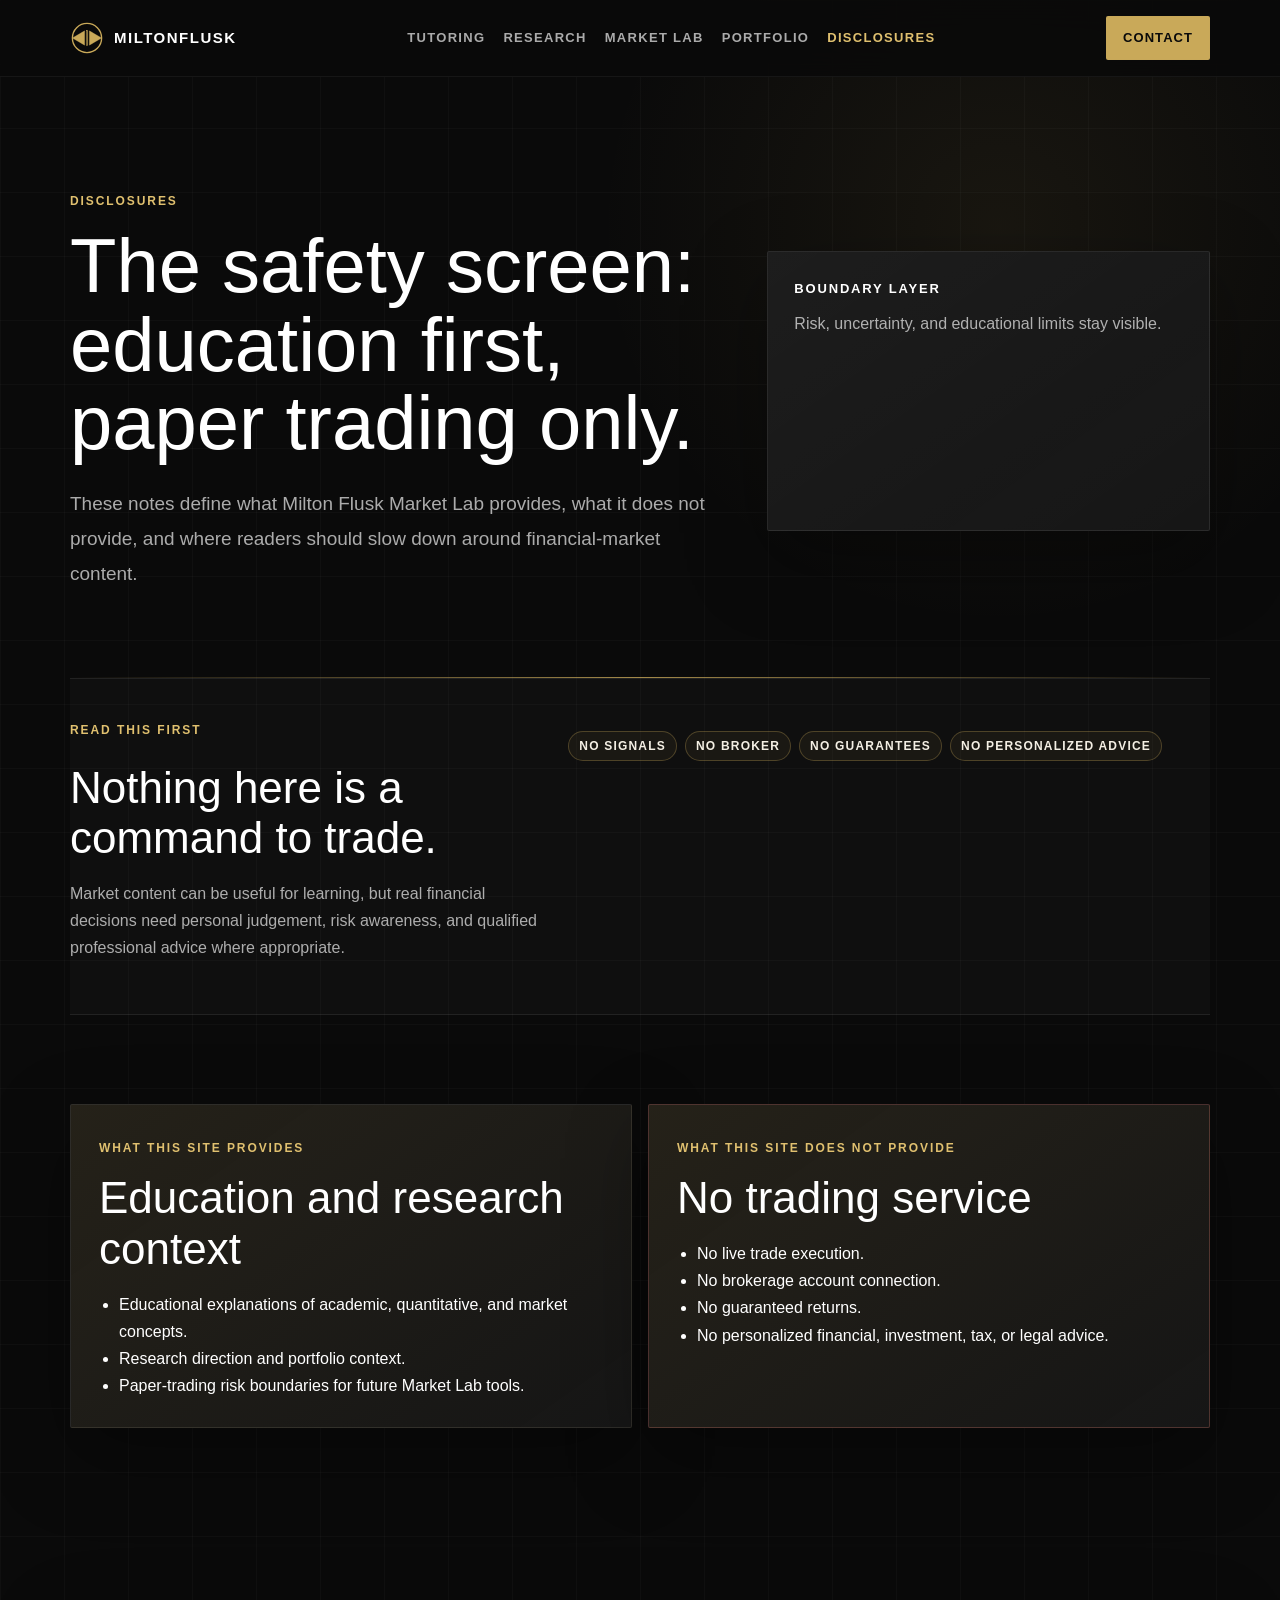
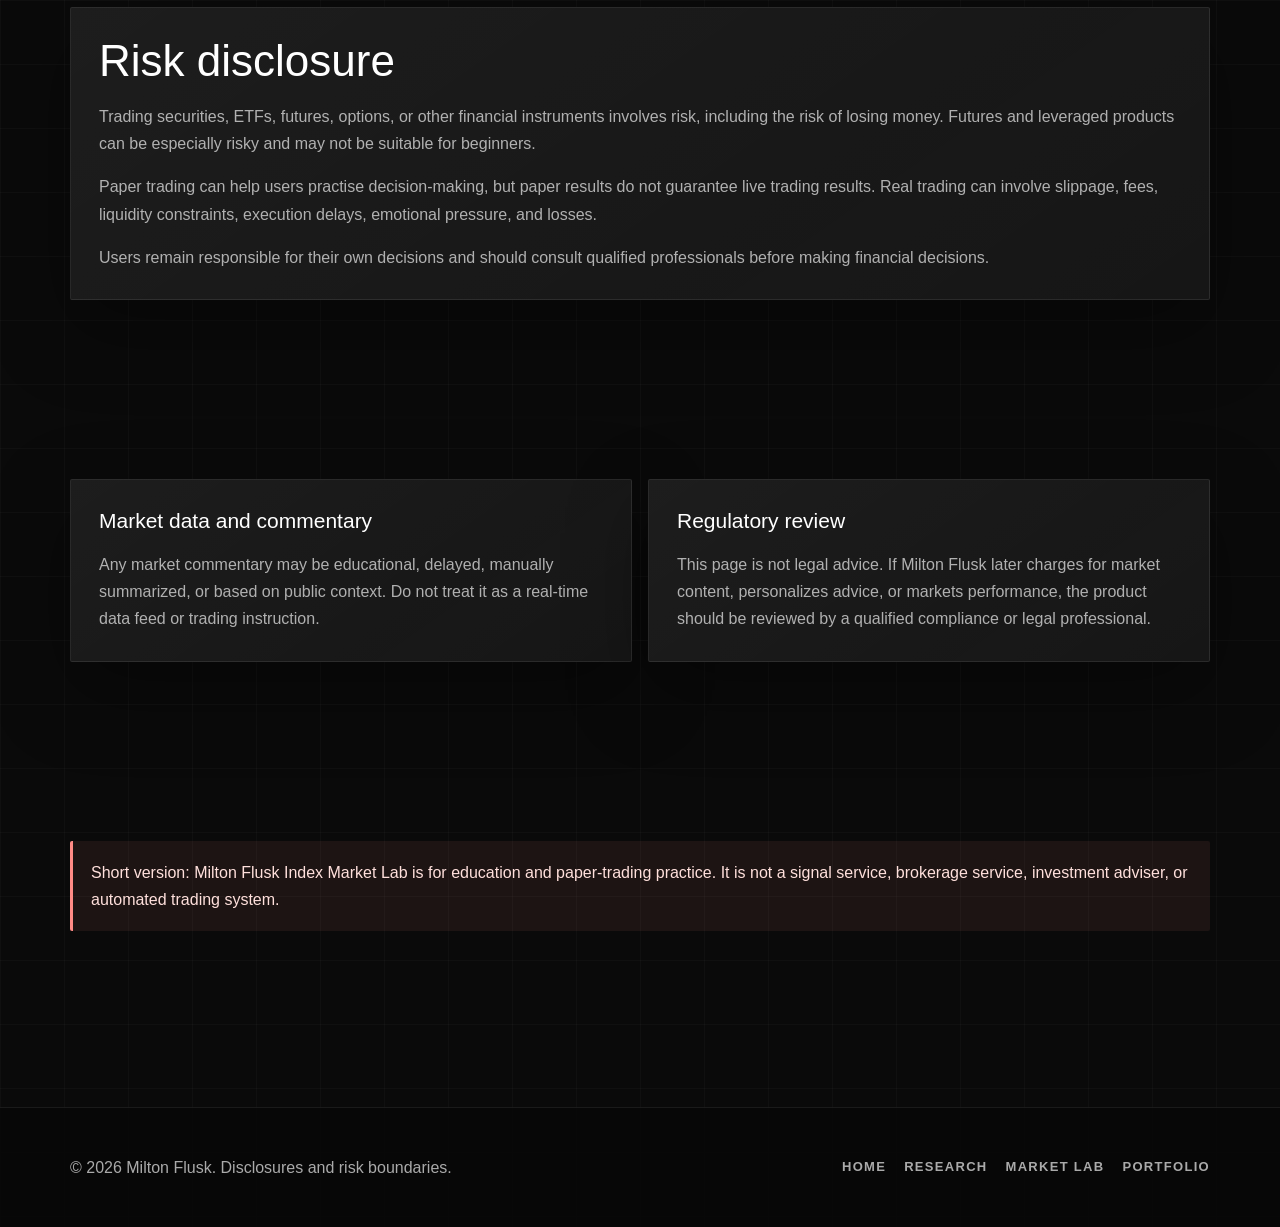
<file: disclosures/index.html>
<!DOCTYPE html>
<html lang="en">

<head>
    <meta charset="UTF-8" />
    <meta name="viewport" content="width=device-width, initial-scale=1.0" />
    <title>Disclosures | Milton Flusk</title>
    <meta name="description"
        content="Education, risk, paper-trading, and investment-advice disclosures for Milton Flusk Index Market Lab." />
    <link rel="stylesheet" href="../css/style.css" />
</head>

<body data-current-path="Market Education">
    <a class="skip-link" href="#main-content">Skip to main content</a>

    <header class="site-header">
        <div class="shell site-nav">
            <a class="brand" href="../index.html" aria-label="Milton Flusk home">
                <svg class="brand-mark" viewBox="0 0 100 100" aria-hidden="true" focusable="false">
                    <circle class="mark-ring" cx="50" cy="50" r="43"></circle>
                    <polygon class="mark-left" points="7,50 43,29 43,71"></polygon>
                    <polygon class="mark-right" points="93,50 57,29 57,71"></polygon>
                    <rect class="mark-line" x="49" y="27" width="2.5" height="46"></rect>
                </svg>
                <span>Milton<span>Flusk</span></span>
            </a>
            <nav class="nav-links" data-nav-links aria-label="Primary navigation">
                <a href="../tutoring/index.html">Tutoring</a>
                <a href="../research/index.html">Research</a>
                <a href="../market-lab/index.html">Market Lab</a>
                <a href="../portfolio/index.html">Portfolio</a>
                <a href="../disclosures/index.html" aria-current="page">Disclosures</a>
            </nav>
            <a class="nav-cta" href="../index.html#contact">Contact</a>
            <button class="mobile-toggle" type="button" data-mobile-toggle aria-expanded="false"
                aria-label="Toggle navigation"><span></span><span></span><span></span></button>
        </div>
    </header>

    <main class="page-main" id="main-content">
        <section class="shell hero compact">
            <div class="hero-copy">
                <p class="eyebrow">Disclosures</p>
                <h1>The safety screen: education first, paper trading only.</h1>
                <p class="lead">
                    These notes define what Milton Flusk Market Lab provides, what it does not provide, and where
                    readers should slow down around financial-market content.
                </p>
            </div>
            <div class="graphic-panel" aria-label="Disclosure risk summary">
                <div class="graphic-overlay">
                    <p class="graphic-title">Boundary layer</p>
                    <p class="graphic-caption">Risk, uncertainty, and educational limits stay visible.</p>
                </div>
            </div>
        </section>

        <section class="shell section next-step-panel" aria-labelledby="disclosures-next-step">
            <div>
                <span class="tag red">Read this first</span>
                <h2 id="disclosures-next-step">Nothing here is a command to trade.</h2>
                <p>
                    Market content can be useful for learning, but real financial decisions need personal judgement,
                    risk awareness, and qualified professional advice where appropriate.
                </p>
            </div>
            <div class="checkpoint-strip" aria-label="Disclosure checkpoints">
                <span class="step-chip">No signals</span>
                <span class="step-chip">No broker</span>
                <span class="step-chip">No guarantees</span>
                <span class="step-chip">No personalized advice</span>
            </div>
        </section>

        <section class="shell section">
            <div class="grid two">
                <article class="panel accent">
                    <span class="tag">What this site provides</span>
                    <h2>Education and research context</h2>
                    <ul>
                        <li>Educational explanations of academic, quantitative, and market concepts.</li>
                        <li>Research direction and portfolio context.</li>
                        <li>Paper-trading risk boundaries for future Market Lab tools.</li>
                    </ul>
                </article>
                <article class="panel red">
                    <span class="tag red">What this site does not provide</span>
                    <h2>No trading service</h2>
                    <ul>
                        <li>No live trade execution.</li>
                        <li>No brokerage account connection.</li>
                        <li>No guaranteed returns.</li>
                        <li>No personalized financial, investment, tax, or legal advice.</li>
                    </ul>
                </article>
            </div>
        </section>

        <section class="shell section">
            <div class="panel">
                <h2>Risk disclosure</h2>
                <p>
                    Trading securities, ETFs, futures, options, or other financial instruments involves risk, including
                    the risk of losing money. Futures and leveraged products can be especially risky and may not be
                    suitable for beginners.
                </p>
                <p>
                    Paper trading can help users practise decision-making, but paper results do not guarantee live
                    trading results. Real trading can involve slippage, fees, liquidity constraints, execution delays,
                    emotional pressure, and losses.
                </p>
                <p>
                    Users remain responsible for their own decisions and should consult qualified professionals before
                    making financial decisions.
                </p>
            </div>
        </section>

        <section class="shell section">
            <div class="grid two">
                <article class="panel">
                    <h3>Market data and commentary</h3>
                    <p>
                        Any market commentary may be educational, delayed, manually summarized, or based on public
                        context. Do not treat it as a real-time data feed or trading instruction.
                    </p>
                </article>
                <article class="panel">
                    <h3>Regulatory review</h3>
                    <p>
                        This page is not legal advice. If Milton Flusk later charges for market content, personalizes
                        advice, or markets performance, the product should be reviewed by a qualified compliance or
                        legal professional.
                    </p>
                </article>
            </div>
        </section>

        <section class="shell section">
            <div class="notice">
                Short version: Milton Flusk Index Market Lab is for education and paper-trading practice. It is not a
                signal service, brokerage service, investment adviser, or automated trading system.
            </div>
        </section>
    </main>

    <footer class="site-footer">
        <div class="shell footer-inner">
            <p>&copy; 2026 Milton Flusk. Disclosures and risk boundaries.</p>
            <nav class="footer-links" aria-label="Footer navigation">
                <a href="../index.html">Home</a>
                <a href="../research/index.html">Research</a>
                <a href="../market-lab/index.html">Market Lab</a>
                <a href="../portfolio/index.html">Portfolio</a>
            </nav>
        </div>
    </footer>

    <script src="../js/script.js"></script>
</body>

</html>
</file>
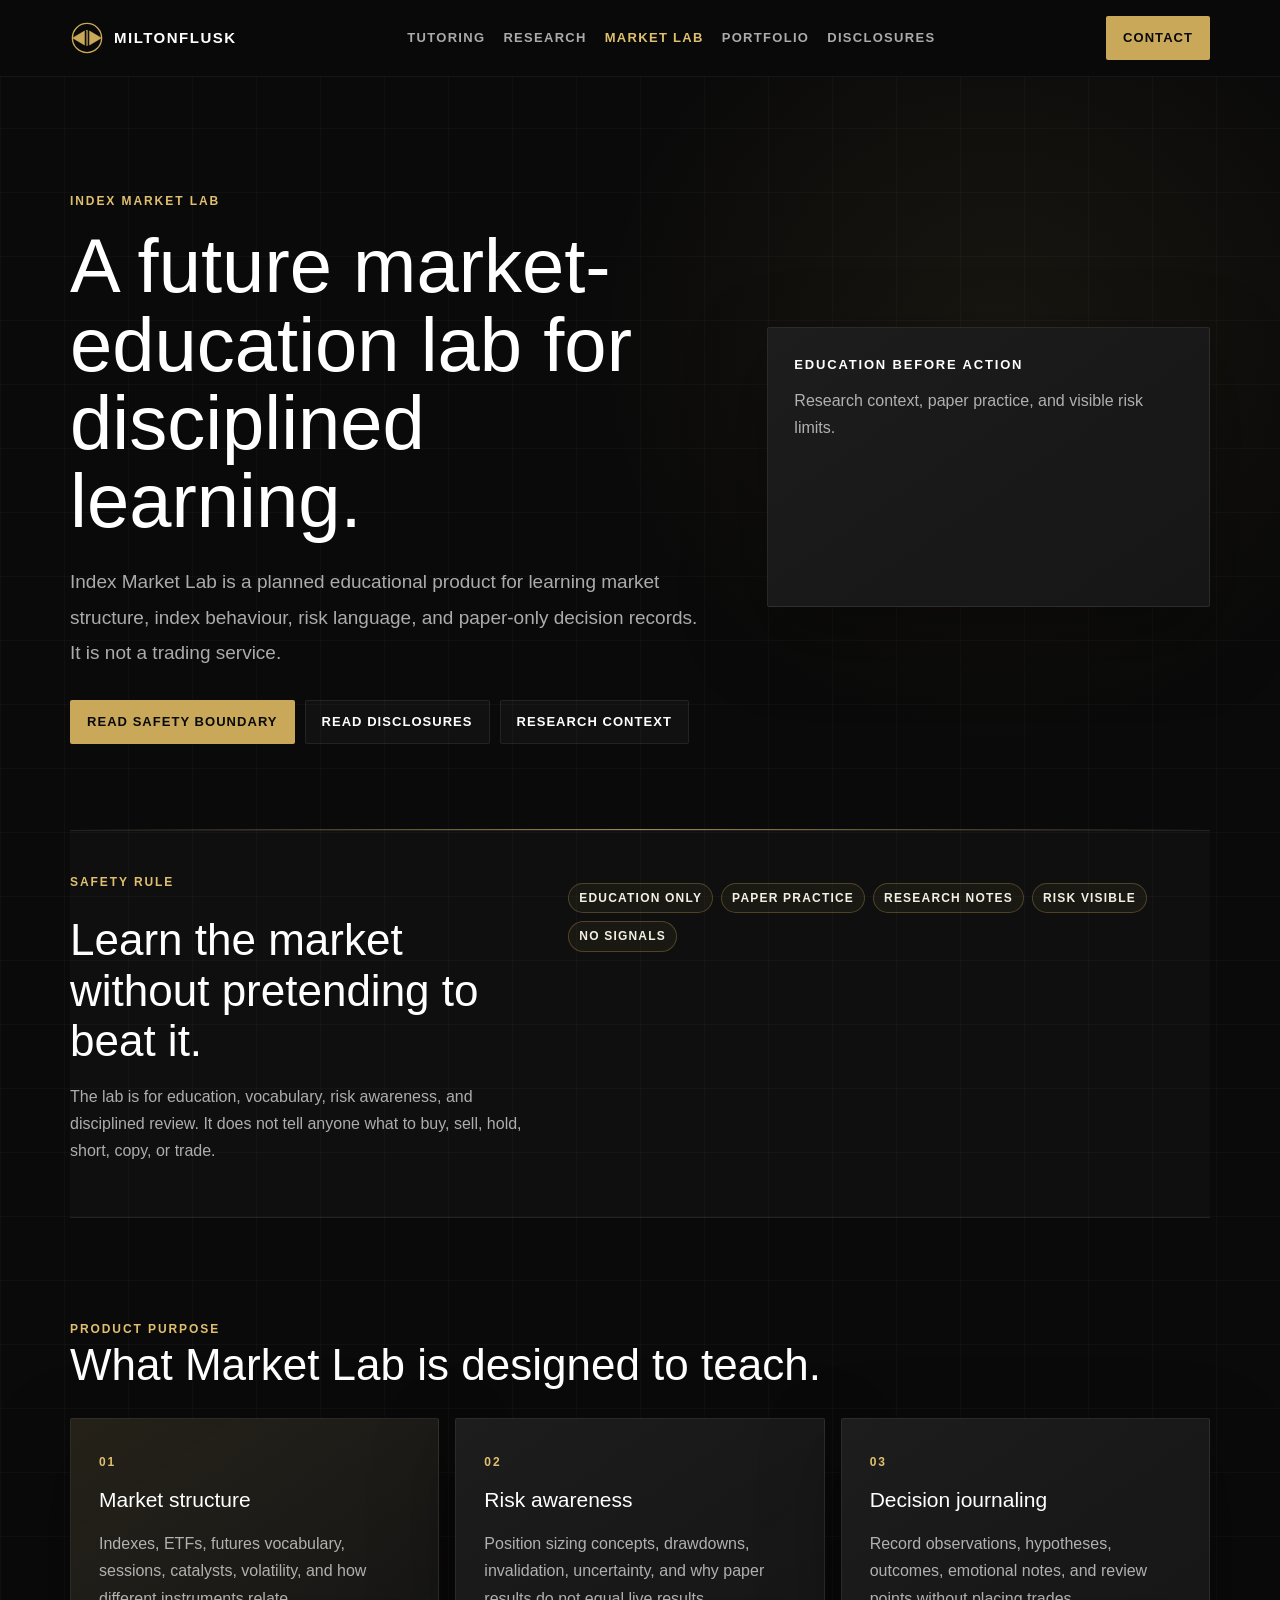
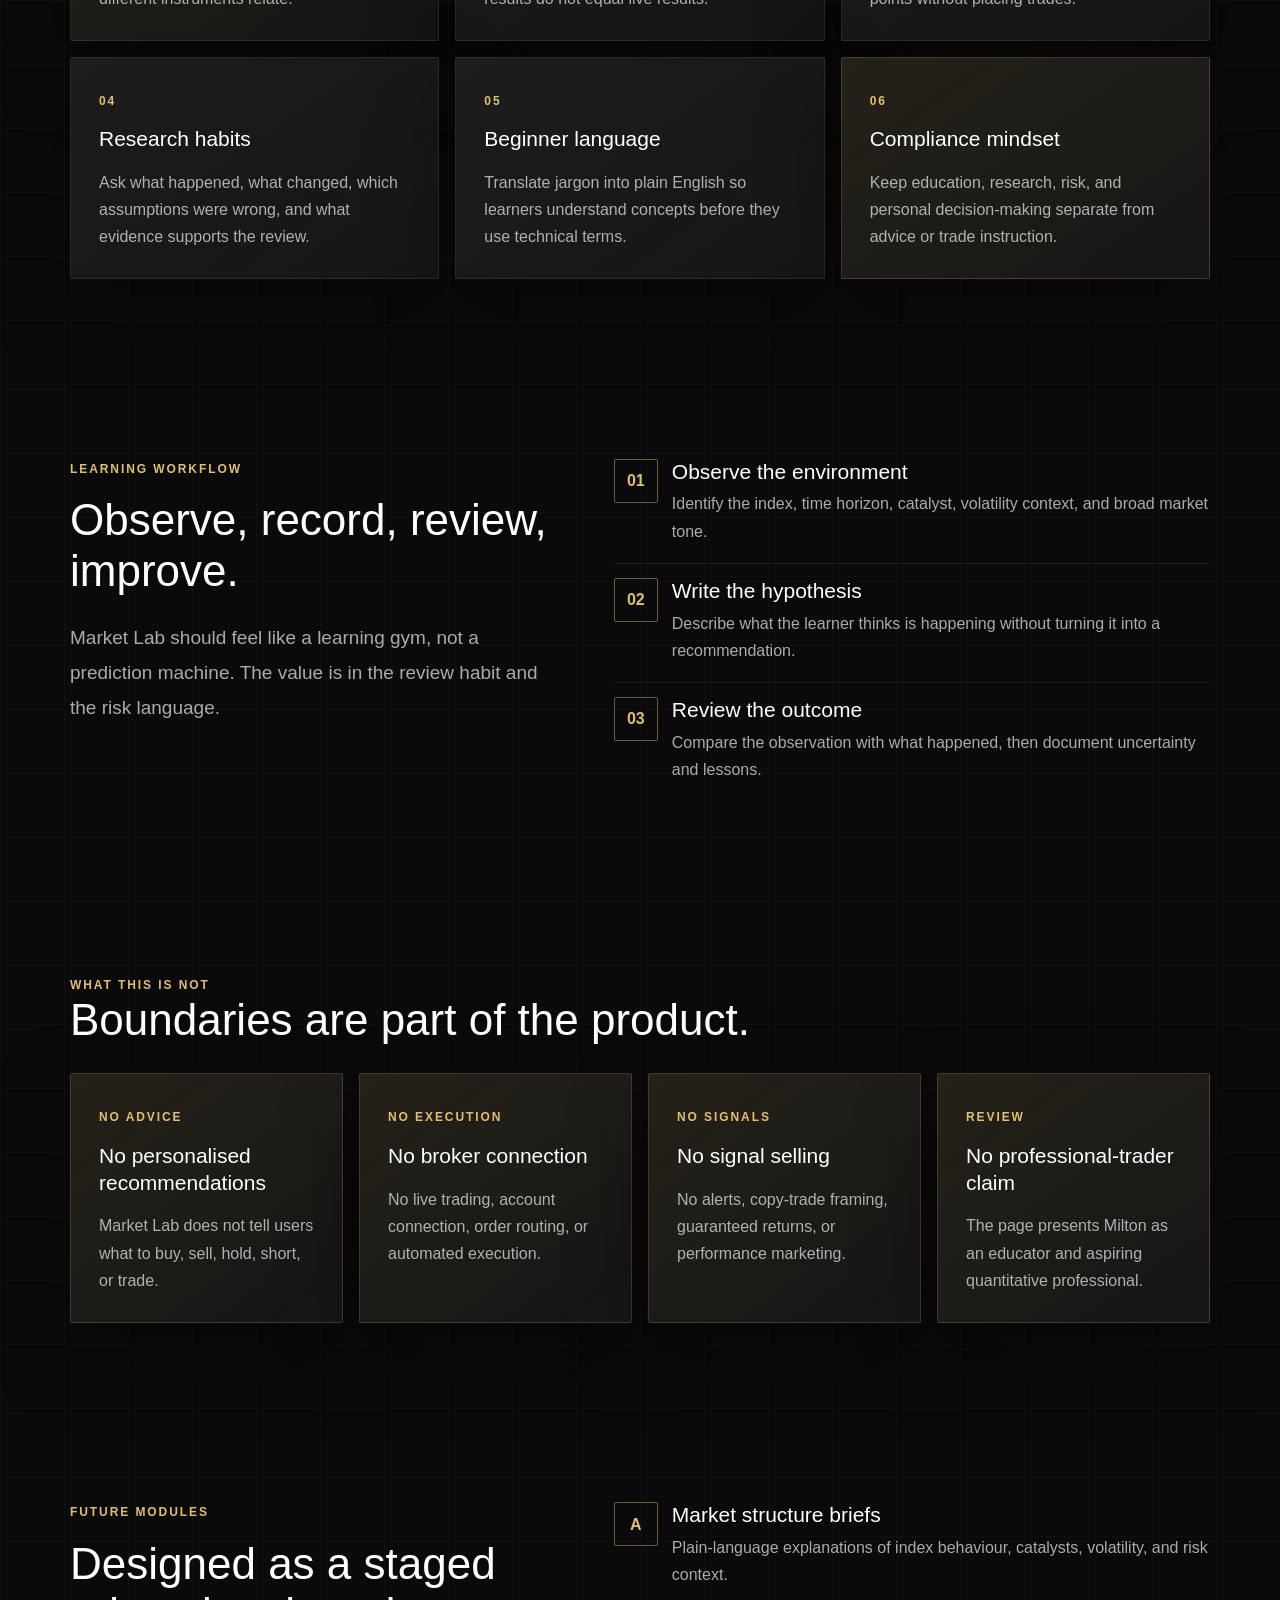
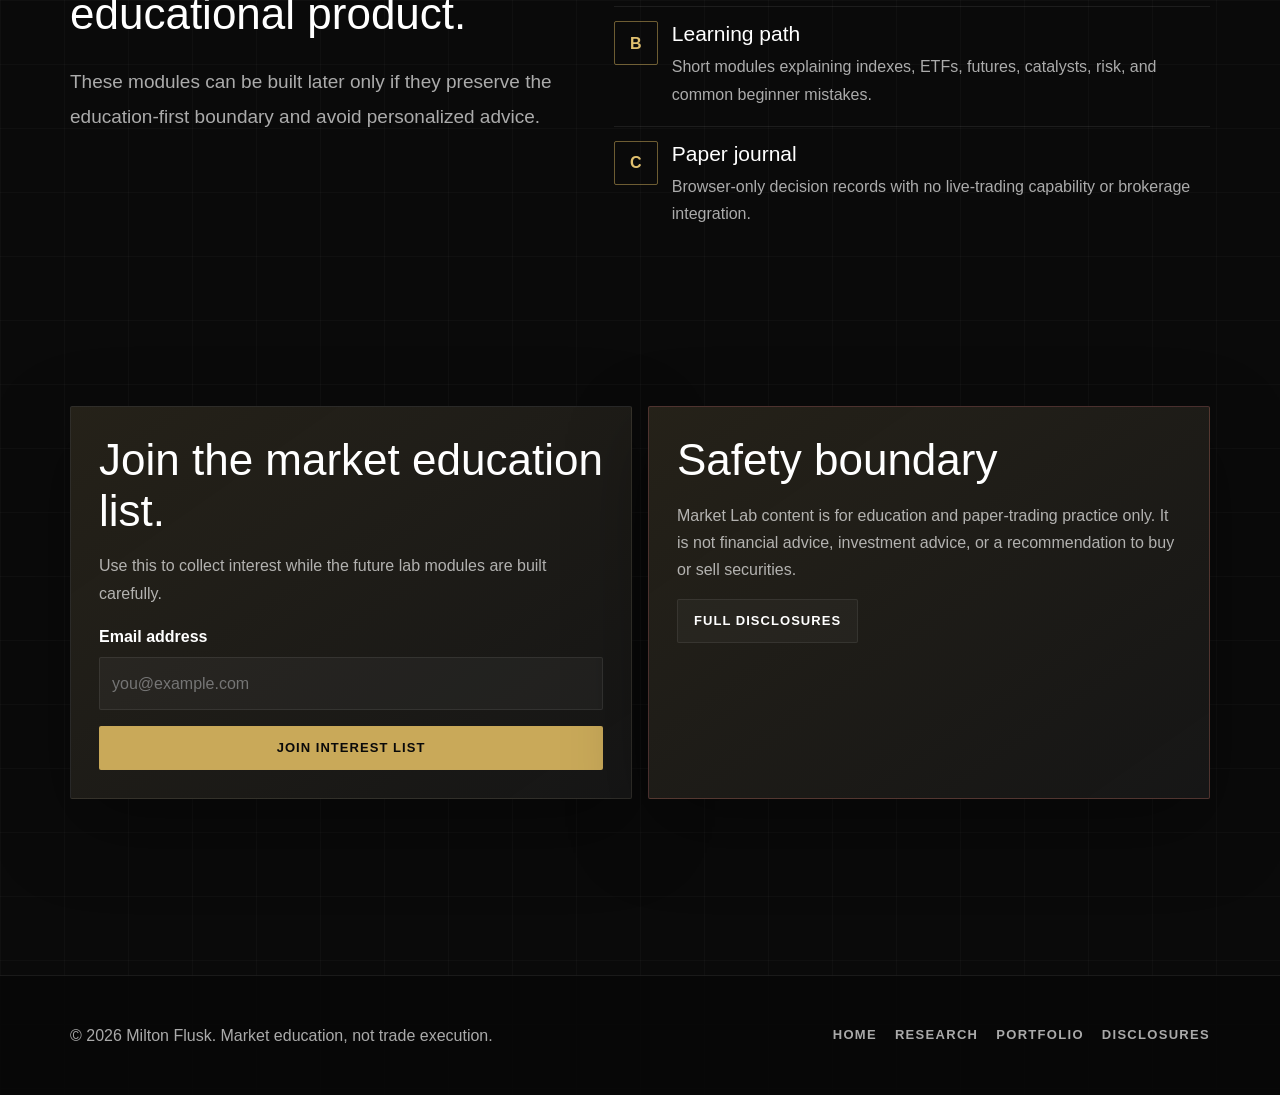
<file: market-lab/index.html>
<!DOCTYPE html>
<html lang="en">

<head>
    <meta charset="UTF-8" />
    <meta name="viewport" content="width=device-width, initial-scale=1.0" />
    <title>Index Market Lab | Milton Flusk</title>
    <meta name="description"
        content="Beginner-friendly index market education and paper-trading research direction from Milton Flusk." />
    <link rel="stylesheet" href="../css/style.css" />
</head>

<body data-current-path="Market Education">
    <a class="skip-link" href="#main-content">Skip to main content</a>

    <header class="site-header">
        <div class="shell site-nav">
            <a class="brand" href="../index.html" aria-label="Milton Flusk home">
                <svg class="brand-mark" viewBox="0 0 100 100" aria-hidden="true" focusable="false">
                    <circle class="mark-ring" cx="50" cy="50" r="43"></circle>
                    <polygon class="mark-left" points="7,50 43,29 43,71"></polygon>
                    <polygon class="mark-right" points="93,50 57,29 57,71"></polygon>
                    <rect class="mark-line" x="49" y="27" width="2.5" height="46"></rect>
                </svg>
                <span>Milton<span>Flusk</span></span>
            </a>
            <nav class="nav-links" data-nav-links aria-label="Primary navigation">
                <a href="../tutoring/index.html">Tutoring</a>
                <a href="../research/index.html">Research</a>
                <a href="../market-lab/index.html" aria-current="page">Market Lab</a>
                <a href="../portfolio/index.html">Portfolio</a>
                <a href="../disclosures/index.html">Disclosures</a>
            </nav>
            <a class="nav-cta" href="../index.html#contact">Contact</a>
            <button class="mobile-toggle" type="button" data-mobile-toggle aria-expanded="false"
                aria-label="Toggle navigation"><span></span><span></span><span></span></button>
        </div>
    </header>

    <main class="page-main" id="main-content">
        <section class="shell hero">
            <div class="hero-copy">
                <p class="eyebrow">Index Market Lab</p>
                <h1>A future market-education lab for disciplined learning.</h1>
                <p class="lead">
                    Index Market Lab is a planned educational product for learning market structure, index behaviour,
                    risk language, and paper-only decision records. It is not a trading service.
                </p>
                <div class="actions">
                    <a class="btn" href="../disclosures/index.html">Read Safety Boundary</a>
                    <a class="btn-secondary" href="../disclosures/index.html">Read Disclosures</a>
                    <a class="btn-secondary" href="../research/index.html">Research Context</a>
                </div>
            </div>
            <div class="graphic-panel" aria-label="Market Lab risk summary">
                <div class="graphic-overlay">
                    <p class="graphic-title">Education before action</p>
                    <p class="graphic-caption">Research context, paper practice, and visible risk limits.</p>
                </div>
            </div>
        </section>

        <section class="shell section next-step-panel" aria-labelledby="lab-next-step">
            <div>
                <span class="tag red">Safety rule</span>
                <h2 id="lab-next-step">Learn the market without pretending to beat it.</h2>
                <p>
                    The lab is for education, vocabulary, risk awareness, and disciplined review. It does not tell
                    anyone what to buy, sell, hold, short, copy, or trade.
                </p>
            </div>
            <div class="checkpoint-strip" aria-label="Market Lab learning boundaries">
                <span class="step-chip">Education only</span>
                <span class="step-chip">Paper practice</span>
                <span class="step-chip">Research notes</span>
                <span class="step-chip">Risk visible</span>
                <span class="step-chip">No signals</span>
            </div>
        </section>

        <section class="shell section">
            <div class="section-head">
                <div>
                    <p class="eyebrow">Product purpose</p>
                    <h2>What Market Lab is designed to teach.</h2>
                </div>
            </div>
            <div class="grid three">
                <article class="panel accent">
                    <span class="tag">01</span>
                    <h3>Market structure</h3>
                    <p>Indexes, ETFs, futures vocabulary, sessions, catalysts, volatility, and how different instruments relate.</p>
                </article>
                <article class="panel">
                    <span class="tag">02</span>
                    <h3>Risk awareness</h3>
                    <p>Position sizing concepts, drawdowns, invalidation, uncertainty, and why paper results do not equal live results.</p>
                </article>
                <article class="panel">
                    <span class="tag">03</span>
                    <h3>Decision journaling</h3>
                    <p>Record observations, hypotheses, outcomes, emotional notes, and review points without placing trades.</p>
                </article>
                <article class="panel">
                    <span class="tag">04</span>
                    <h3>Research habits</h3>
                    <p>Ask what happened, what changed, which assumptions were wrong, and what evidence supports the review.</p>
                </article>
                <article class="panel">
                    <span class="tag">05</span>
                    <h3>Beginner language</h3>
                    <p>Translate jargon into plain English so learners understand concepts before they use technical terms.</p>
                </article>
                <article class="panel red">
                    <span class="tag">06</span>
                    <h3>Compliance mindset</h3>
                    <p>Keep education, research, risk, and personal decision-making separate from advice or trade instruction.</p>
                </article>
            </div>
        </section>

        <section class="shell section split">
            <div>
                <p class="eyebrow">Learning workflow</p>
                <h2>Observe, record, review, improve.</h2>
                <p class="lead">
                    Market Lab should feel like a learning gym, not a prediction machine. The value is in the review
                    habit and the risk language.
                </p>
            </div>
            <div class="feature-list">
                <div class="feature-row">
                    <div class="feature-index">01</div>
                    <div>
                        <h3>Observe the environment</h3>
                        <p>Identify the index, time horizon, catalyst, volatility context, and broad market tone.</p>
                    </div>
                </div>
                <div class="feature-row">
                    <div class="feature-index">02</div>
                    <div>
                        <h3>Write the hypothesis</h3>
                        <p>Describe what the learner thinks is happening without turning it into a recommendation.</p>
                    </div>
                </div>
                <div class="feature-row">
                    <div class="feature-index">03</div>
                    <div>
                        <h3>Review the outcome</h3>
                        <p>Compare the observation with what happened, then document uncertainty and lessons.</p>
                    </div>
                </div>
            </div>
        </section>

        <section class="shell section">
            <div class="section-head">
                <p class="eyebrow">What this is not</p>
                <h2>Boundaries are part of the product.</h2>
            </div>
            <div class="grid four">
                <article class="panel red">
                    <span class="tag red">No advice</span>
                    <h3>No personalised recommendations</h3>
                    <p>Market Lab does not tell users what to buy, sell, hold, short, or trade.</p>
                </article>
                <article class="panel red">
                    <span class="tag red">No execution</span>
                    <h3>No broker connection</h3>
                    <p>No live trading, account connection, order routing, or automated execution.</p>
                </article>
                <article class="panel red">
                    <span class="tag red">No signals</span>
                    <h3>No signal selling</h3>
                    <p>No alerts, copy-trade framing, guaranteed returns, or performance marketing.</p>
                </article>
                <article class="panel red">
                    <span class="tag red">Review</span>
                    <h3>No professional-trader claim</h3>
                    <p>The page presents Milton as an educator and aspiring quantitative professional.</p>
                </article>
            </div>
        </section>

        <section class="shell section split">
            <div>
                <p class="eyebrow">Future modules</p>
                <h2>Designed as a staged educational product.</h2>
                <p class="lead">
                    These modules can be built later only if they preserve the education-first boundary and avoid
                    personalized advice.
                </p>
            </div>
            <div class="feature-list">
                <div class="feature-row">
                    <div class="feature-index">A</div>
                    <div>
                        <h3>Market structure briefs</h3>
                        <p>Plain-language explanations of index behaviour, catalysts, volatility, and risk context.</p>
                    </div>
                </div>
                <div class="feature-row">
                    <div class="feature-index">B</div>
                    <div>
                        <h3>Learning path</h3>
                        <p>Short modules explaining indexes, ETFs, futures, catalysts, risk, and common beginner mistakes.</p>
                    </div>
                </div>
                <div class="feature-row">
                    <div class="feature-index">C</div>
                    <div>
                        <h3>Paper journal</h3>
                        <p>Browser-only decision records with no live-trading capability or brokerage integration.</p>
                    </div>
                </div>
            </div>
        </section>

        <section class="shell section">
            <div class="grid two">
                <article class="panel accent">
                    <h2>Join the market education list.</h2>
                    <p>Use this to collect interest while the future lab modules are built carefully.</p>
                    <form name="market-lab-interest" method="POST" data-netlify="true" class="form-grid">
                        <input type="hidden" name="form-name" value="market-lab-interest" />
                        <div class="field full">
                            <label for="lab-email">Email address</label>
                            <input id="lab-email" name="email" type="email" placeholder="you@example.com" required />
                        </div>
                        <div class="field full">
                            <button class="btn" type="submit">Join Interest List</button>
                        </div>
                    </form>
                </article>
                <article class="panel red">
                    <h2>Safety boundary</h2>
                    <p>
                        Market Lab content is for education and paper-trading practice only. It is not financial advice,
                        investment advice, or a recommendation to buy or sell securities.
                    </p>
                    <a class="btn-secondary" href="../disclosures/index.html">Full disclosures</a>
                </article>
            </div>
        </section>
    </main>

    <footer class="site-footer">
        <div class="shell footer-inner">
            <p>&copy; 2026 Milton Flusk. Market education, not trade execution.</p>
            <nav class="footer-links" aria-label="Footer navigation">
                <a href="../index.html">Home</a>
                <a href="../research/index.html">Research</a>
                <a href="../portfolio/index.html">Portfolio</a>
                <a href="../disclosures/index.html">Disclosures</a>
            </nav>
        </div>
    </footer>

    <script src="../js/script.js"></script>
</body>

</html>
</file>
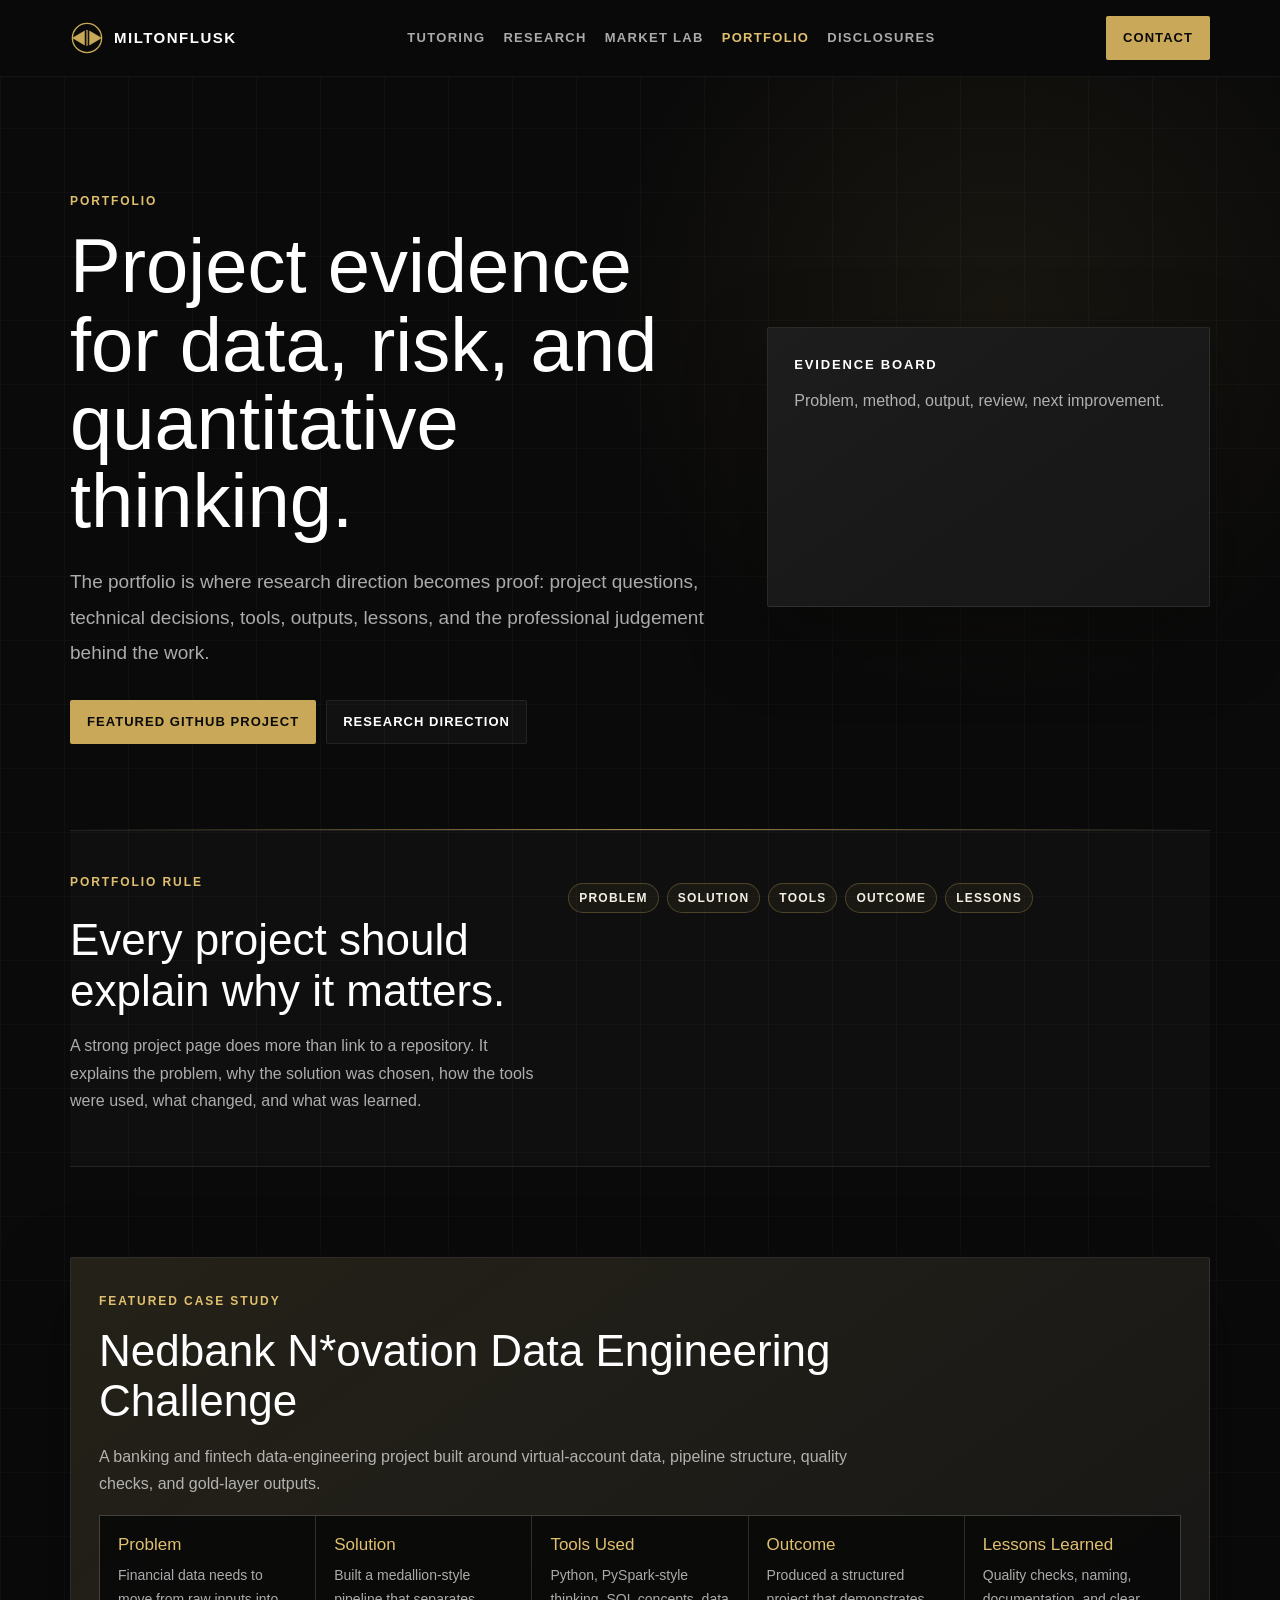
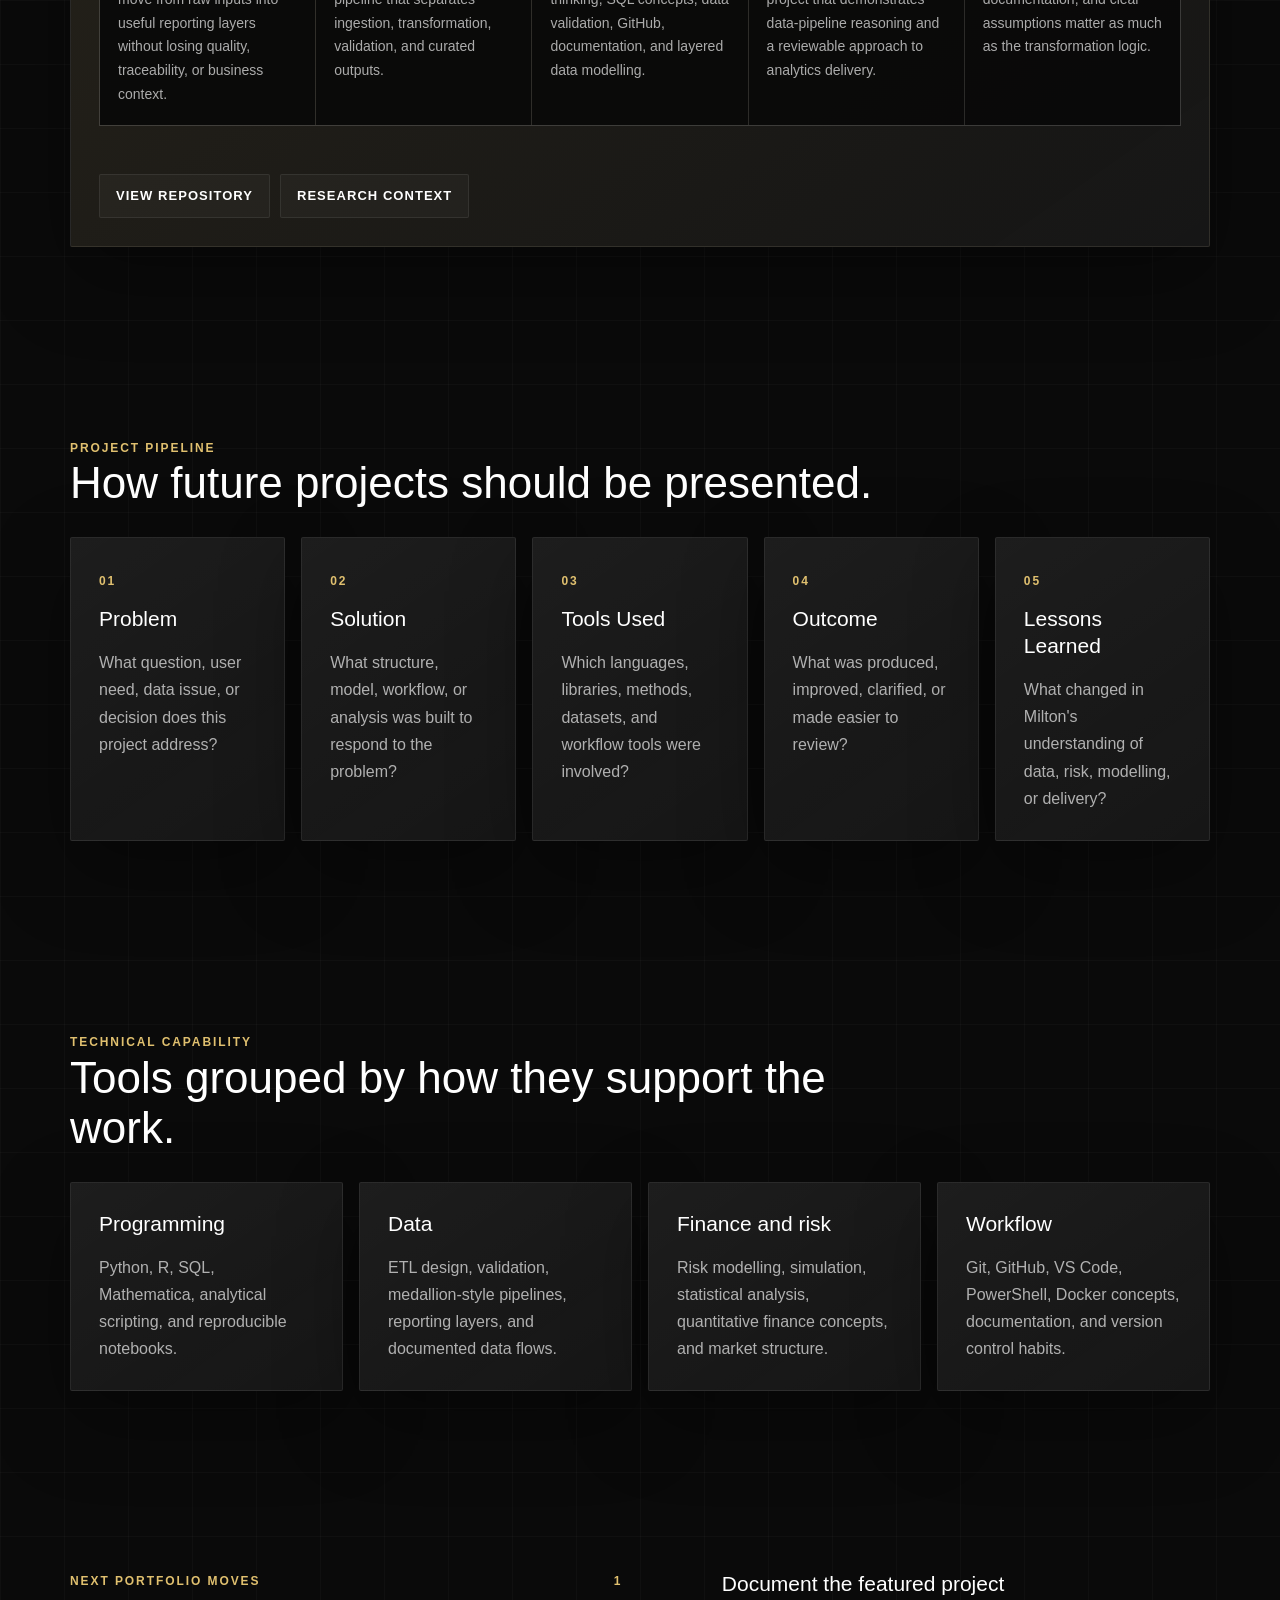
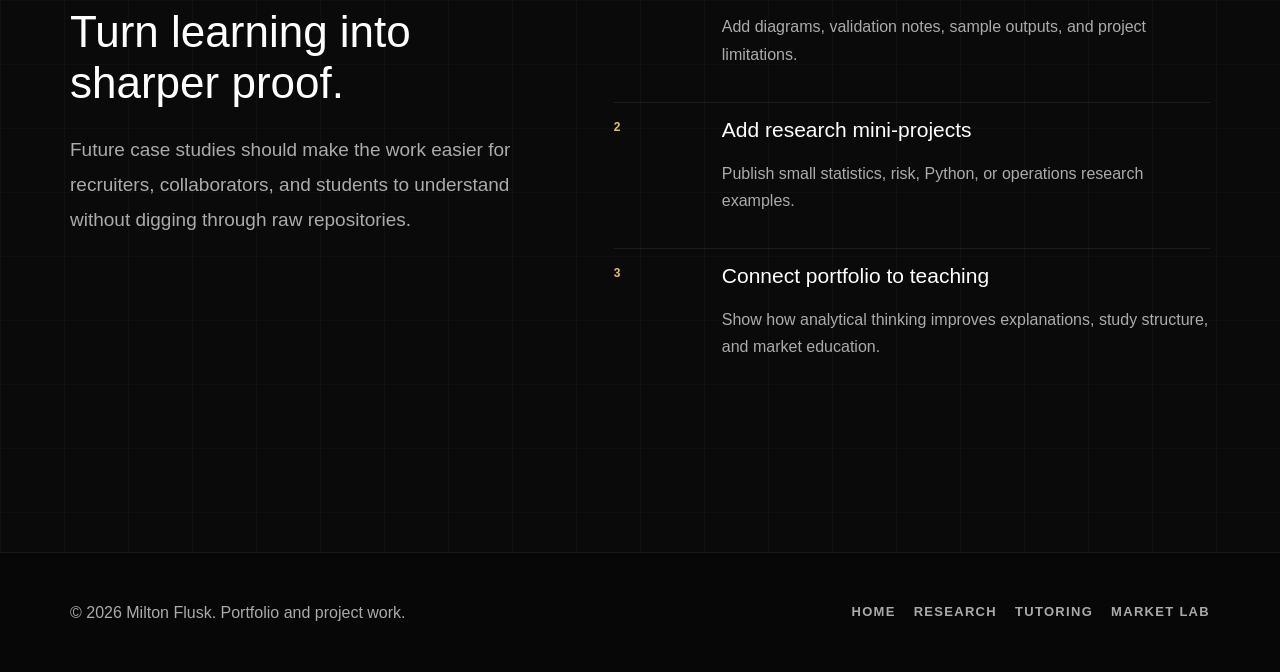
<file: portfolio/index.html>
<!DOCTYPE html>
<html lang="en">

<head>
    <meta charset="UTF-8" />
    <meta name="viewport" content="width=device-width, initial-scale=1.0" />
    <title>Portfolio | Milton Flusk</title>
    <meta name="description"
        content="Milton Flusk portfolio projects in data engineering, quantitative finance, risk modelling, analytics, and structured problem solving." />
    <link rel="stylesheet" href="../css/style.css" />
</head>

<body data-current-path="Quantitative Research">
    <a class="skip-link" href="#main-content">Skip to main content</a>

    <header class="site-header">
        <div class="shell site-nav">
            <a class="brand" href="../index.html" aria-label="Milton Flusk home">
                <svg class="brand-mark" viewBox="0 0 100 100" aria-hidden="true" focusable="false">
                    <circle class="mark-ring" cx="50" cy="50" r="43"></circle>
                    <polygon class="mark-left" points="7,50 43,29 43,71"></polygon>
                    <polygon class="mark-right" points="93,50 57,29 57,71"></polygon>
                    <rect class="mark-line" x="49" y="27" width="2.5" height="46"></rect>
                </svg>
                <span>Milton<span>Flusk</span></span>
            </a>
            <nav class="nav-links" data-nav-links aria-label="Primary navigation">
                <a href="../tutoring/index.html">Tutoring</a>
                <a href="../research/index.html">Research</a>
                <a href="../market-lab/index.html">Market Lab</a>
                <a href="../portfolio/index.html" aria-current="page">Portfolio</a>
                <a href="../disclosures/index.html">Disclosures</a>
            </nav>
            <a class="nav-cta" href="../index.html#contact">Contact</a>
            <button class="mobile-toggle" type="button" data-mobile-toggle aria-expanded="false"
                aria-label="Toggle navigation"><span></span><span></span><span></span></button>
        </div>
    </header>

    <main class="page-main" id="main-content">
        <section class="shell hero compact">
            <div class="hero-copy">
                <p class="eyebrow">Portfolio</p>
                <h1>Project evidence for data, risk, and quantitative thinking.</h1>
                <p class="lead">
                    The portfolio is where research direction becomes proof: project questions, technical decisions,
                    tools, outputs, lessons, and the professional judgement behind the work.
                </p>
                <div class="actions">
                    <a class="btn" href="https://github.com/MiltonFlusk/novation-data-engineering-challenge"
                        target="_blank" rel="noreferrer">Featured GitHub Project</a>
                    <a class="btn-secondary" href="../research/index.html">Research Direction</a>
                </div>
            </div>
            <div class="graphic-panel" aria-label="Project analytics summary">
                <div class="graphic-overlay">
                    <p class="graphic-title">Evidence board</p>
                    <p class="graphic-caption">Problem, method, output, review, next improvement.</p>
                </div>
            </div>
        </section>

        <section class="shell section next-step-panel" aria-labelledby="portfolio-next-step">
            <div>
                <span class="tag">Portfolio rule</span>
                <h2 id="portfolio-next-step">Every project should explain why it matters.</h2>
                <p>
                    A strong project page does more than link to a repository. It explains the problem, why the
                    solution was chosen, how the tools were used, what changed, and what was learned.
                </p>
            </div>
            <div class="checkpoint-strip" aria-label="Portfolio checkpoints">
                <span class="step-chip">Problem</span>
                <span class="step-chip">Solution</span>
                <span class="step-chip">Tools</span>
                <span class="step-chip">Outcome</span>
                <span class="step-chip">Lessons</span>
            </div>
        </section>

        <section class="shell section">
            <div class="case-study panel accent">
                <div class="case-study-head">
                    <span class="tag">Featured case study</span>
                    <h2>Nedbank N*ovation Data Engineering Challenge</h2>
                    <p>
                        A banking and fintech data-engineering project built around virtual-account data, pipeline
                        structure, quality checks, and gold-layer outputs.
                    </p>
                </div>
                <div class="case-study-grid">
                    <article>
                        <h3>Problem</h3>
                        <p>Financial data needs to move from raw inputs into useful reporting layers without losing quality, traceability, or business context.</p>
                    </article>
                    <article>
                        <h3>Solution</h3>
                        <p>Built a medallion-style pipeline that separates ingestion, transformation, validation, and curated outputs.</p>
                    </article>
                    <article>
                        <h3>Tools Used</h3>
                        <p>Python, PySpark-style thinking, SQL concepts, data validation, GitHub, documentation, and layered data modelling.</p>
                    </article>
                    <article>
                        <h3>Outcome</h3>
                        <p>Produced a structured project that demonstrates data-pipeline reasoning and a reviewable approach to analytics delivery.</p>
                    </article>
                    <article>
                        <h3>Lessons Learned</h3>
                        <p>Quality checks, naming, documentation, and clear assumptions matter as much as the transformation logic.</p>
                    </article>
                </div>
                <div class="actions">
                    <a class="btn-secondary"
                        href="https://github.com/MiltonFlusk/novation-data-engineering-challenge" target="_blank"
                        rel="noreferrer">View repository</a>
                    <a class="btn-secondary" href="../research/index.html">Research context</a>
                </div>
            </div>
        </section>

        <section class="shell section">
            <div class="section-head">
                <div>
                    <p class="eyebrow">Project pipeline</p>
                    <h2>How future projects should be presented.</h2>
                </div>
            </div>
            <div class="grid five">
                <article class="panel">
                    <span class="tag">01</span>
                    <h3>Problem</h3>
                    <p>What question, user need, data issue, or decision does this project address?</p>
                </article>
                <article class="panel">
                    <span class="tag">02</span>
                    <h3>Solution</h3>
                    <p>What structure, model, workflow, or analysis was built to respond to the problem?</p>
                </article>
                <article class="panel">
                    <span class="tag">03</span>
                    <h3>Tools Used</h3>
                    <p>Which languages, libraries, methods, datasets, and workflow tools were involved?</p>
                </article>
                <article class="panel">
                    <span class="tag">04</span>
                    <h3>Outcome</h3>
                    <p>What was produced, improved, clarified, or made easier to review?</p>
                </article>
                <article class="panel">
                    <span class="tag">05</span>
                    <h3>Lessons Learned</h3>
                    <p>What changed in Milton's understanding of data, risk, modelling, or delivery?</p>
                </article>
            </div>
        </section>

        <section class="shell section">
            <div class="section-head">
                <p class="eyebrow">Technical capability</p>
                <h2>Tools grouped by how they support the work.</h2>
            </div>
            <div class="grid four">
                <article class="panel">
                    <h3>Programming</h3>
                    <p>Python, R, SQL, Mathematica, analytical scripting, and reproducible notebooks.</p>
                </article>
                <article class="panel">
                    <h3>Data</h3>
                    <p>ETL design, validation, medallion-style pipelines, reporting layers, and documented data flows.</p>
                </article>
                <article class="panel">
                    <h3>Finance and risk</h3>
                    <p>Risk modelling, simulation, statistical analysis, quantitative finance concepts, and market structure.</p>
                </article>
                <article class="panel">
                    <h3>Workflow</h3>
                    <p>Git, GitHub, VS Code, PowerShell, Docker concepts, documentation, and version control habits.</p>
                </article>
            </div>
        </section>

        <section class="shell section split">
            <div>
                <p class="eyebrow">Next portfolio moves</p>
                <h2>Turn learning into sharper proof.</h2>
                <p class="lead">
                    Future case studies should make the work easier for recruiters, collaborators, and students to
                    understand without digging through raw repositories.
                </p>
            </div>
            <div class="timeline">
                <div class="timeline-item">
                    <time>1</time>
                    <div>
                        <h3>Document the featured project</h3>
                        <p>Add diagrams, validation notes, sample outputs, and project limitations.</p>
                    </div>
                </div>
                <div class="timeline-item">
                    <time>2</time>
                    <div>
                        <h3>Add research mini-projects</h3>
                        <p>Publish small statistics, risk, Python, or operations research examples.</p>
                    </div>
                </div>
                <div class="timeline-item">
                    <time>3</time>
                    <div>
                        <h3>Connect portfolio to teaching</h3>
                        <p>Show how analytical thinking improves explanations, study structure, and market education.</p>
                    </div>
                </div>
            </div>
        </section>
    </main>

    <footer class="site-footer">
        <div class="shell footer-inner">
            <p>&copy; 2026 Milton Flusk. Portfolio and project work.</p>
            <nav class="footer-links" aria-label="Footer navigation">
                <a href="../index.html">Home</a>
                <a href="../research/index.html">Research</a>
                <a href="../tutoring/index.html">Tutoring</a>
                <a href="../market-lab/index.html">Market Lab</a>
            </nav>
        </div>
    </footer>

    <script src="../js/script.js"></script>
</body>

</html>
</file>
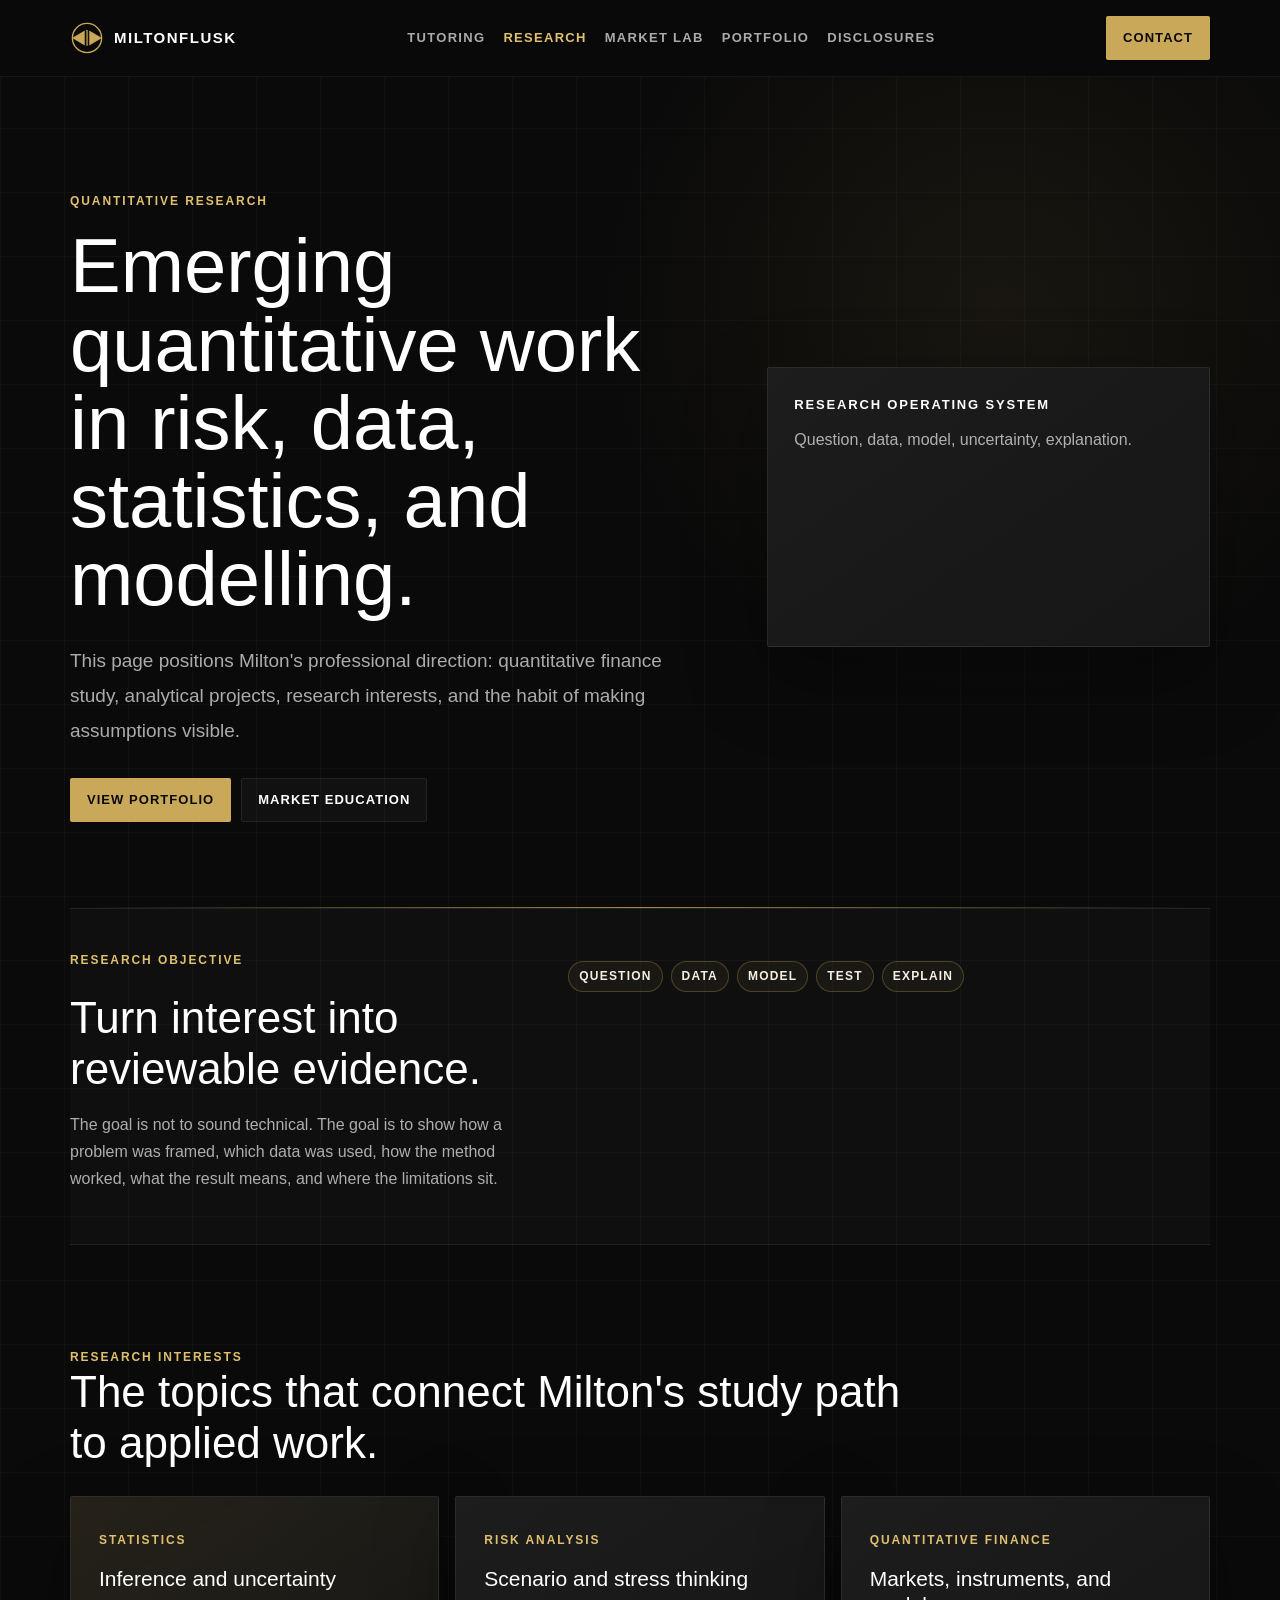
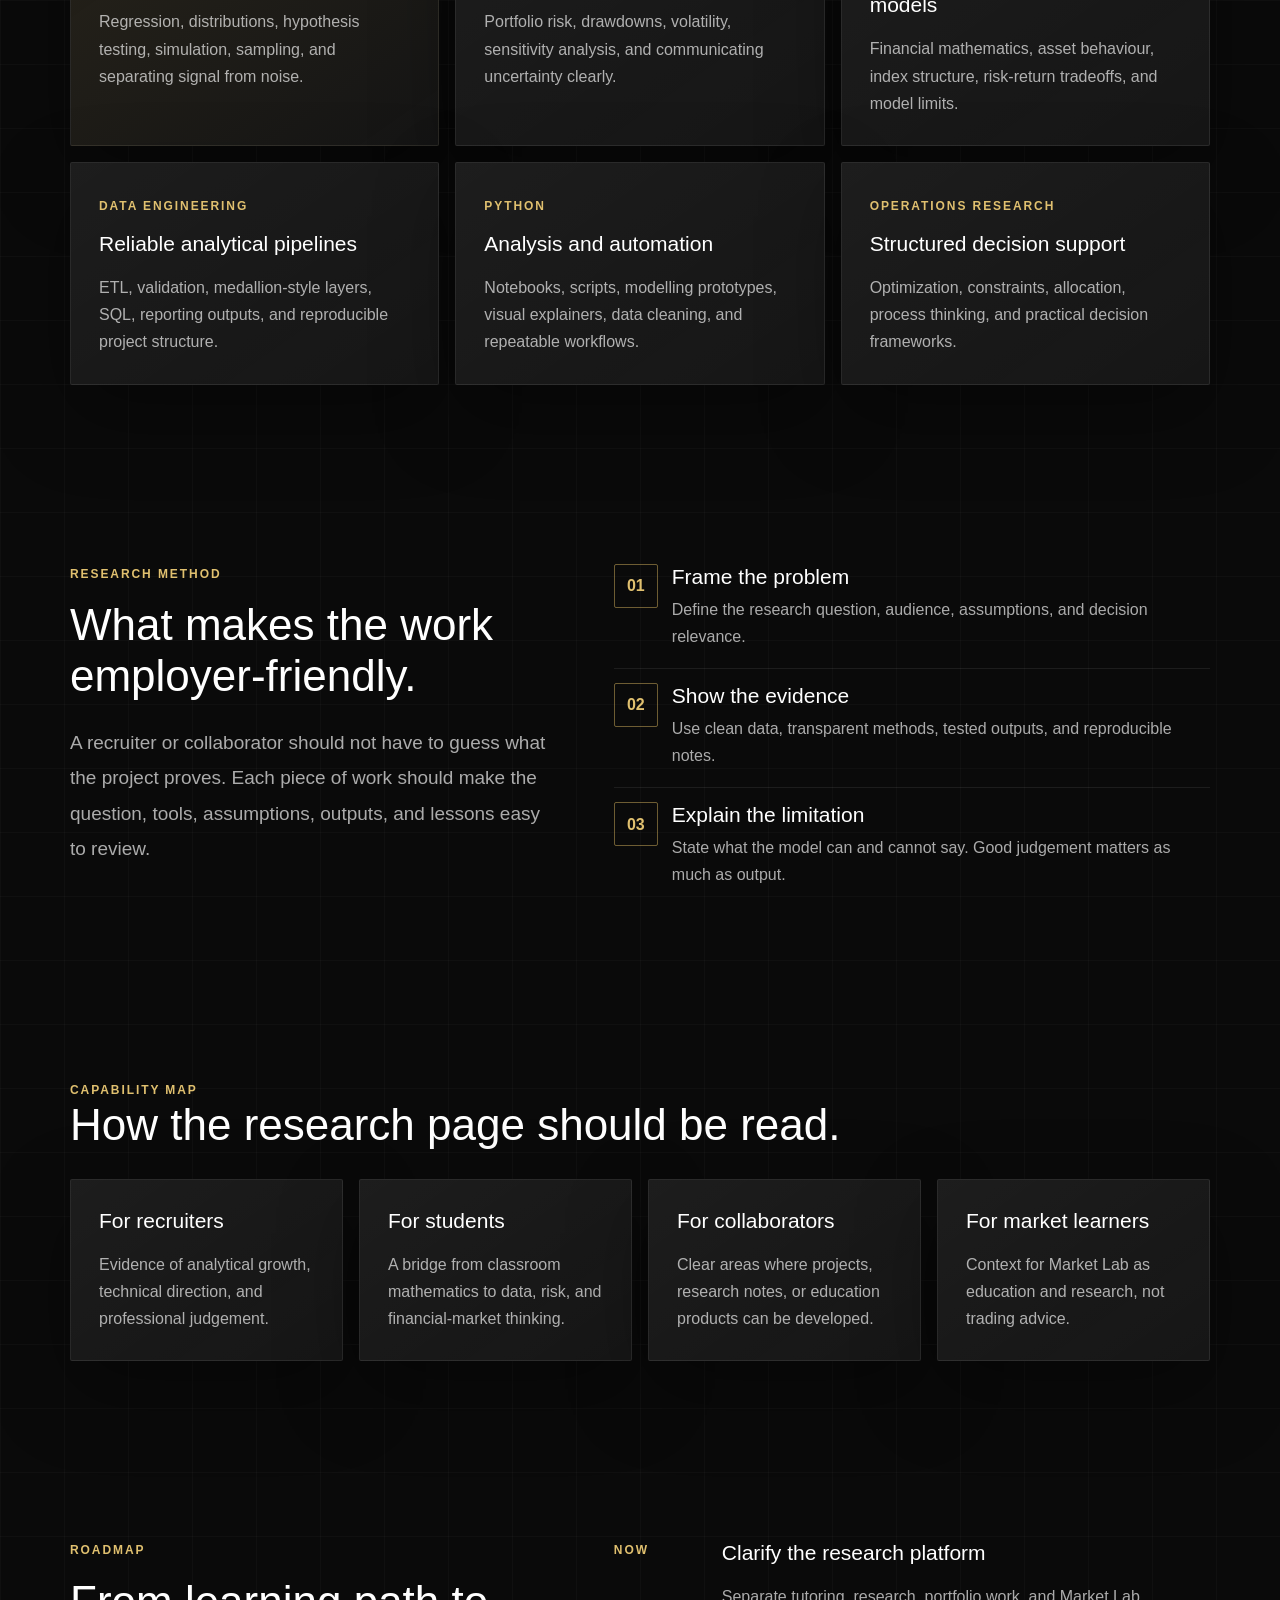
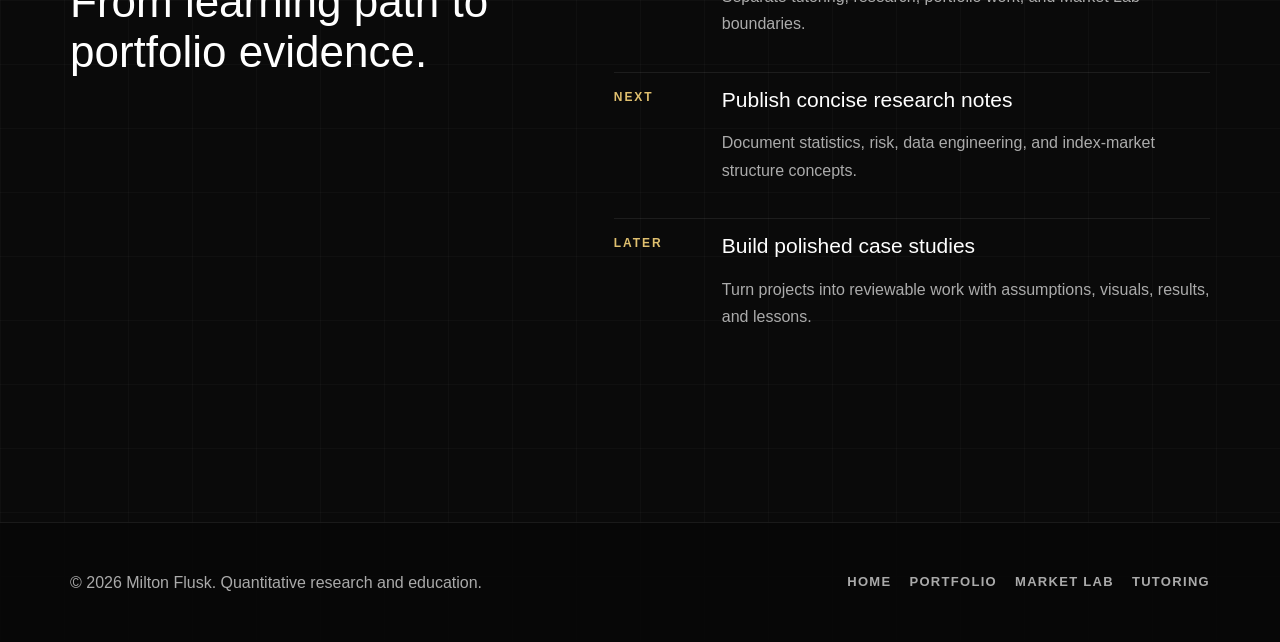
<file: research/index.html>
<!DOCTYPE html>
<html lang="en">

<head>
    <meta charset="UTF-8" />
    <meta name="viewport" content="width=device-width, initial-scale=1.0" />
    <title>Quantitative Research | Milton Flusk</title>
    <meta name="description"
        content="Milton Flusk quantitative research direction across statistics, risk analysis, data engineering, Python, modelling, operations research, and financial markets." />
    <link rel="stylesheet" href="../css/style.css" />
</head>

<body data-current-path="Quantitative Research">
    <a class="skip-link" href="#main-content">Skip to main content</a>

    <header class="site-header">
        <div class="shell site-nav">
            <a class="brand" href="../index.html" aria-label="Milton Flusk home">
                <svg class="brand-mark" viewBox="0 0 100 100" aria-hidden="true" focusable="false">
                    <circle class="mark-ring" cx="50" cy="50" r="43"></circle>
                    <polygon class="mark-left" points="7,50 43,29 43,71"></polygon>
                    <polygon class="mark-right" points="93,50 57,29 57,71"></polygon>
                    <rect class="mark-line" x="49" y="27" width="2.5" height="46"></rect>
                </svg>
                <span>Milton<span>Flusk</span></span>
            </a>
            <nav class="nav-links" data-nav-links aria-label="Primary navigation">
                <a href="../tutoring/index.html">Tutoring</a>
                <a href="../research/index.html" aria-current="page">Research</a>
                <a href="../market-lab/index.html">Market Lab</a>
                <a href="../portfolio/index.html">Portfolio</a>
                <a href="../disclosures/index.html">Disclosures</a>
            </nav>
            <a class="nav-cta" href="../index.html#contact">Contact</a>
            <button class="mobile-toggle" type="button" data-mobile-toggle aria-expanded="false"
                aria-label="Toggle navigation"><span></span><span></span><span></span></button>
        </div>
    </header>

    <main class="page-main" id="main-content">
        <section class="shell hero">
            <div class="hero-copy">
                <p class="eyebrow">Quantitative Research</p>
                <h1>Emerging quantitative work in risk, data, statistics, and modelling.</h1>
                <p class="lead">
                    This page positions Milton's professional direction: quantitative finance study, analytical
                    projects, research interests, and the habit of making assumptions visible.
                </p>
                <div class="actions">
                    <a class="btn" href="../portfolio/index.html">View Portfolio</a>
                    <a class="btn-secondary" href="../market-lab/index.html">Market Education</a>
                </div>
            </div>
            <div class="graphic-panel" aria-label="Quantitative research summary">
                <div class="graphic-overlay">
                    <p class="graphic-title">Research operating system</p>
                    <p class="graphic-caption">Question, data, model, uncertainty, explanation.</p>
                </div>
            </div>
        </section>

        <section class="shell section next-step-panel" aria-labelledby="research-next-step">
            <div>
                <span class="tag">Research objective</span>
                <h2 id="research-next-step">Turn interest into reviewable evidence.</h2>
                <p>
                    The goal is not to sound technical. The goal is to show how a problem was framed, which data was
                    used, how the method worked, what the result means, and where the limitations sit.
                </p>
            </div>
            <div class="checkpoint-strip" aria-label="Research checkpoints">
                <span class="step-chip">Question</span>
                <span class="step-chip">Data</span>
                <span class="step-chip">Model</span>
                <span class="step-chip">Test</span>
                <span class="step-chip">Explain</span>
            </div>
        </section>

        <section class="shell section">
            <div class="section-head">
                <div>
                    <p class="eyebrow">Research interests</p>
                    <h2>The topics that connect Milton's study path to applied work.</h2>
                </div>
            </div>
            <div class="grid three">
                <article class="panel accent">
                    <span class="tag">Statistics</span>
                    <h3>Inference and uncertainty</h3>
                    <p>Regression, distributions, hypothesis testing, simulation, sampling, and separating signal from noise.</p>
                </article>
                <article class="panel">
                    <span class="tag">Risk Analysis</span>
                    <h3>Scenario and stress thinking</h3>
                    <p>Portfolio risk, drawdowns, volatility, sensitivity analysis, and communicating uncertainty clearly.</p>
                </article>
                <article class="panel">
                    <span class="tag">Quantitative Finance</span>
                    <h3>Markets, instruments, and models</h3>
                    <p>Financial mathematics, asset behaviour, index structure, risk-return tradeoffs, and model limits.</p>
                </article>
                <article class="panel">
                    <span class="tag">Data Engineering</span>
                    <h3>Reliable analytical pipelines</h3>
                    <p>ETL, validation, medallion-style layers, SQL, reporting outputs, and reproducible project structure.</p>
                </article>
                <article class="panel">
                    <span class="tag">Python</span>
                    <h3>Analysis and automation</h3>
                    <p>Notebooks, scripts, modelling prototypes, visual explainers, data cleaning, and repeatable workflows.</p>
                </article>
                <article class="panel">
                    <span class="tag">Operations Research</span>
                    <h3>Structured decision support</h3>
                    <p>Optimization, constraints, allocation, process thinking, and practical decision frameworks.</p>
                </article>
            </div>
        </section>

        <section class="shell section split">
            <div>
                <p class="eyebrow">Research method</p>
                <h2>What makes the work employer-friendly.</h2>
                <p class="lead">
                    A recruiter or collaborator should not have to guess what the project proves. Each piece of work
                    should make the question, tools, assumptions, outputs, and lessons easy to review.
                </p>
            </div>
            <div class="feature-list">
                <div class="feature-row">
                    <div class="feature-index">01</div>
                    <div>
                        <h3>Frame the problem</h3>
                        <p>Define the research question, audience, assumptions, and decision relevance.</p>
                    </div>
                </div>
                <div class="feature-row">
                    <div class="feature-index">02</div>
                    <div>
                        <h3>Show the evidence</h3>
                        <p>Use clean data, transparent methods, tested outputs, and reproducible notes.</p>
                    </div>
                </div>
                <div class="feature-row">
                    <div class="feature-index">03</div>
                    <div>
                        <h3>Explain the limitation</h3>
                        <p>State what the model can and cannot say. Good judgement matters as much as output.</p>
                    </div>
                </div>
            </div>
        </section>

        <section class="shell section">
            <div class="section-head">
                <p class="eyebrow">Capability map</p>
                <h2>How the research page should be read.</h2>
            </div>
            <div class="grid four">
                <article class="panel">
                    <h3>For recruiters</h3>
                    <p>Evidence of analytical growth, technical direction, and professional judgement.</p>
                </article>
                <article class="panel">
                    <h3>For students</h3>
                    <p>A bridge from classroom mathematics to data, risk, and financial-market thinking.</p>
                </article>
                <article class="panel">
                    <h3>For collaborators</h3>
                    <p>Clear areas where projects, research notes, or education products can be developed.</p>
                </article>
                <article class="panel">
                    <h3>For market learners</h3>
                    <p>Context for Market Lab as education and research, not trading advice.</p>
                </article>
            </div>
        </section>

        <section class="shell section split">
            <div>
                <p class="eyebrow">Roadmap</p>
                <h2>From learning path to portfolio evidence.</h2>
            </div>
            <div class="timeline">
                <div class="timeline-item">
                    <time>Now</time>
                    <div>
                        <h3>Clarify the research platform</h3>
                        <p>Separate tutoring, research, portfolio work, and Market Lab boundaries.</p>
                    </div>
                </div>
                <div class="timeline-item">
                    <time>Next</time>
                    <div>
                        <h3>Publish concise research notes</h3>
                        <p>Document statistics, risk, data engineering, and index-market structure concepts.</p>
                    </div>
                </div>
                <div class="timeline-item">
                    <time>Later</time>
                    <div>
                        <h3>Build polished case studies</h3>
                        <p>Turn projects into reviewable work with assumptions, visuals, results, and lessons.</p>
                    </div>
                </div>
            </div>
        </section>
    </main>

    <footer class="site-footer">
        <div class="shell footer-inner">
            <p>&copy; 2026 Milton Flusk. Quantitative research and education.</p>
            <nav class="footer-links" aria-label="Footer navigation">
                <a href="../index.html">Home</a>
                <a href="../portfolio/index.html">Portfolio</a>
                <a href="../market-lab/index.html">Market Lab</a>
                <a href="../tutoring/index.html">Tutoring</a>
            </nav>
        </div>
    </footer>

    <script src="../js/script.js"></script>
</body>

</html>
</file>
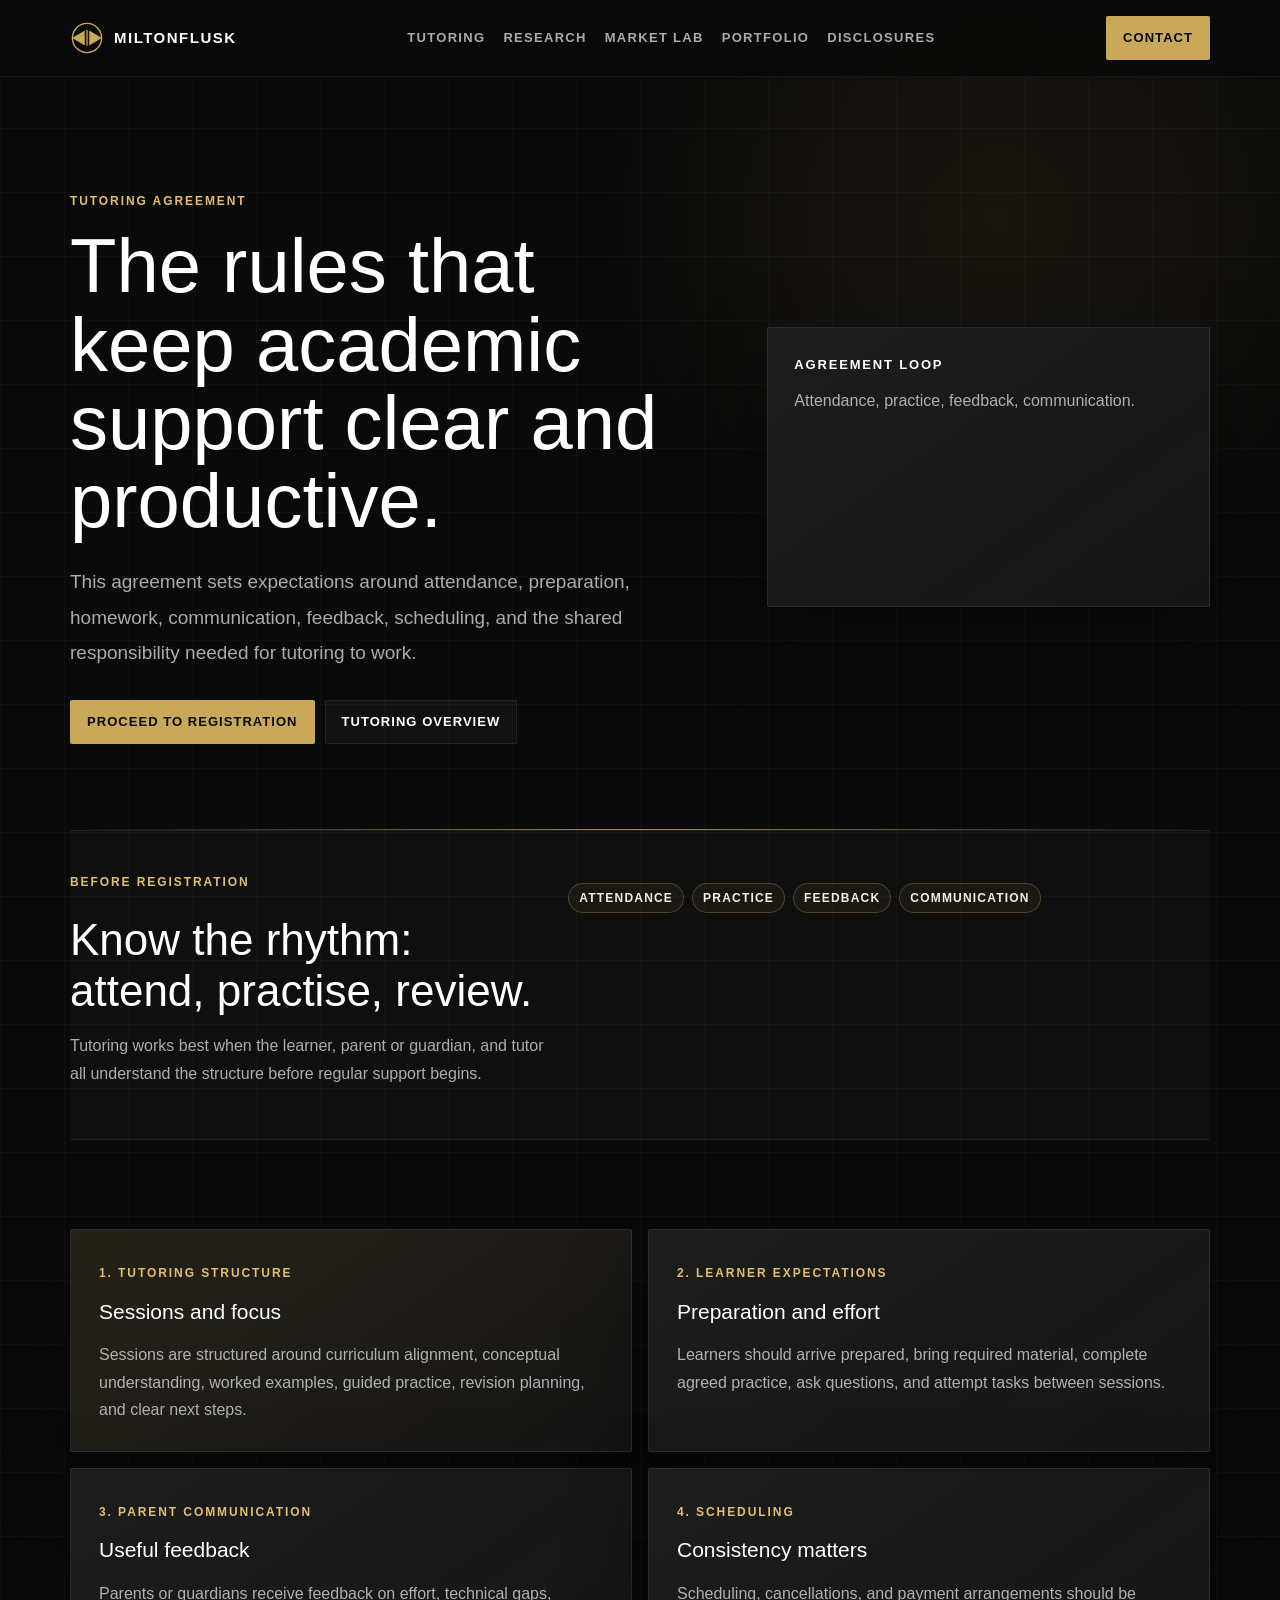
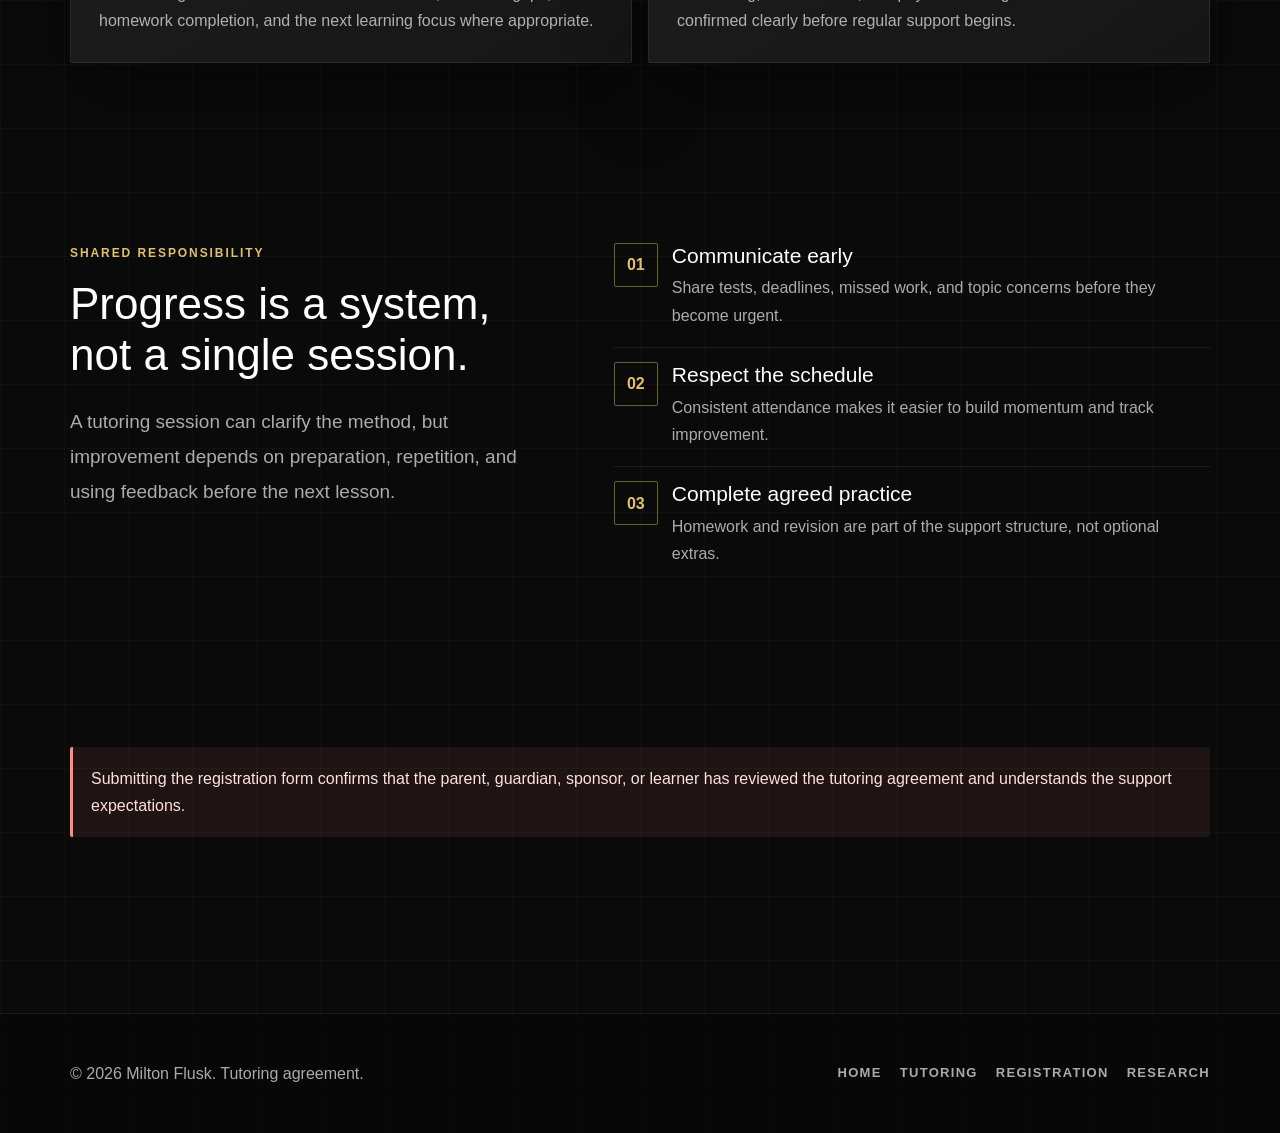
<file: tutoring-agreement/index.html>
<!DOCTYPE html>
<html lang="en">

<head>
    <meta charset="UTF-8" />
    <meta name="viewport" content="width=device-width, initial-scale=1.0" />
    <title>Tutoring Agreement | Milton Flusk</title>
    <meta name="description"
        content="Private tutoring expectations, attendance notes, communication structure, homework accountability, and agreement details for Milton Flusk tutoring support." />
    <link rel="stylesheet" href="../css/style.css" />
</head>

<body data-current-path="Academic Support">
    <a class="skip-link" href="#main-content">Skip to main content</a>

    <header class="site-header">
        <div class="shell site-nav">
            <a class="brand" href="../index.html" aria-label="Milton Flusk home">
                <svg class="brand-mark" viewBox="0 0 100 100" aria-hidden="true" focusable="false">
                    <circle class="mark-ring" cx="50" cy="50" r="43"></circle>
                    <polygon class="mark-left" points="7,50 43,29 43,71"></polygon>
                    <polygon class="mark-right" points="93,50 57,29 57,71"></polygon>
                    <rect class="mark-line" x="49" y="27" width="2.5" height="46"></rect>
                </svg>
                <span>Milton<span>Flusk</span></span>
            </a>
            <nav class="nav-links" data-nav-links aria-label="Primary navigation">
                <a href="../tutoring/index.html">Tutoring</a>
                <a href="../research/index.html">Research</a>
                <a href="../market-lab/index.html">Market Lab</a>
                <a href="../portfolio/index.html">Portfolio</a>
                <a href="../disclosures/index.html">Disclosures</a>
            </nav>
            <a class="nav-cta" href="../index.html#contact">Contact</a>
            <button class="mobile-toggle" type="button" data-mobile-toggle aria-expanded="false"
                aria-label="Toggle navigation"><span></span><span></span><span></span></button>
        </div>
    </header>

    <main class="page-main" id="main-content">
        <section class="shell hero compact">
            <div class="hero-copy">
                <p class="eyebrow">Tutoring Agreement</p>
                <h1>The rules that keep academic support clear and productive.</h1>
                <p class="lead">
                    This agreement sets expectations around attendance, preparation, homework, communication, feedback,
                    scheduling, and the shared responsibility needed for tutoring to work.
                </p>
                <div class="actions">
                    <a class="btn" href="../tutoring-registration/index.html">Proceed to Registration</a>
                    <a class="btn-secondary" href="../tutoring/index.html">Tutoring Overview</a>
                </div>
            </div>
            <div class="graphic-panel" aria-label="Agreement process summary">
                <div class="graphic-overlay">
                    <p class="graphic-title">Agreement loop</p>
                    <p class="graphic-caption">Attendance, practice, feedback, communication.</p>
                </div>
            </div>
        </section>

        <section class="shell section next-step-panel" aria-labelledby="agreement-next-step">
            <div>
                <span class="tag">Before registration</span>
                <h2 id="agreement-next-step">Know the rhythm: attend, practise, review.</h2>
                <p>
                    Tutoring works best when the learner, parent or guardian, and tutor all understand the structure
                    before regular support begins.
                </p>
            </div>
            <div class="checkpoint-strip" aria-label="Agreement checkpoints">
                <span class="step-chip">Attendance</span>
                <span class="step-chip">Practice</span>
                <span class="step-chip">Feedback</span>
                <span class="step-chip">Communication</span>
            </div>
        </section>

        <section class="shell section">
            <div class="grid two">
                <article class="panel accent">
                    <span class="tag">1. Tutoring structure</span>
                    <h3>Sessions and focus</h3>
                    <p>
                        Sessions are structured around curriculum alignment, conceptual understanding, worked examples,
                        guided practice, revision planning, and clear next steps.
                    </p>
                </article>
                <article class="panel">
                    <span class="tag">2. Learner expectations</span>
                    <h3>Preparation and effort</h3>
                    <p>
                        Learners should arrive prepared, bring required material, complete agreed practice, ask
                        questions, and attempt tasks between sessions.
                    </p>
                </article>
                <article class="panel">
                    <span class="tag">3. Parent communication</span>
                    <h3>Useful feedback</h3>
                    <p>
                        Parents or guardians receive feedback on effort, technical gaps, homework completion, and the
                        next learning focus where appropriate.
                    </p>
                </article>
                <article class="panel">
                    <span class="tag">4. Scheduling</span>
                    <h3>Consistency matters</h3>
                    <p>
                        Scheduling, cancellations, and payment arrangements should be confirmed clearly before regular
                        support begins.
                    </p>
                </article>
            </div>
        </section>

        <section class="shell section split">
            <div>
                <p class="eyebrow">Shared responsibility</p>
                <h2>Progress is a system, not a single session.</h2>
                <p class="lead">
                    A tutoring session can clarify the method, but improvement depends on preparation, repetition, and
                    using feedback before the next lesson.
                </p>
            </div>
            <div class="feature-list">
                <div class="feature-row">
                    <div class="feature-index">01</div>
                    <div>
                        <h3>Communicate early</h3>
                        <p>Share tests, deadlines, missed work, and topic concerns before they become urgent.</p>
                    </div>
                </div>
                <div class="feature-row">
                    <div class="feature-index">02</div>
                    <div>
                        <h3>Respect the schedule</h3>
                        <p>Consistent attendance makes it easier to build momentum and track improvement.</p>
                    </div>
                </div>
                <div class="feature-row">
                    <div class="feature-index">03</div>
                    <div>
                        <h3>Complete agreed practice</h3>
                        <p>Homework and revision are part of the support structure, not optional extras.</p>
                    </div>
                </div>
            </div>
        </section>

        <section class="shell section">
            <div class="notice">
                Submitting the registration form confirms that the parent, guardian, sponsor, or learner has reviewed
                the tutoring agreement and understands the support expectations.
            </div>
        </section>
    </main>

    <footer class="site-footer">
        <div class="shell footer-inner">
            <p>&copy; 2026 Milton Flusk. Tutoring agreement.</p>
            <nav class="footer-links" aria-label="Footer navigation">
                <a href="../index.html">Home</a>
                <a href="../tutoring/index.html">Tutoring</a>
                <a href="../tutoring-registration/index.html">Registration</a>
                <a href="../research/index.html">Research</a>
            </nav>
        </div>
    </footer>

    <script src="../js/script.js"></script>
</body>

</html>
</file>
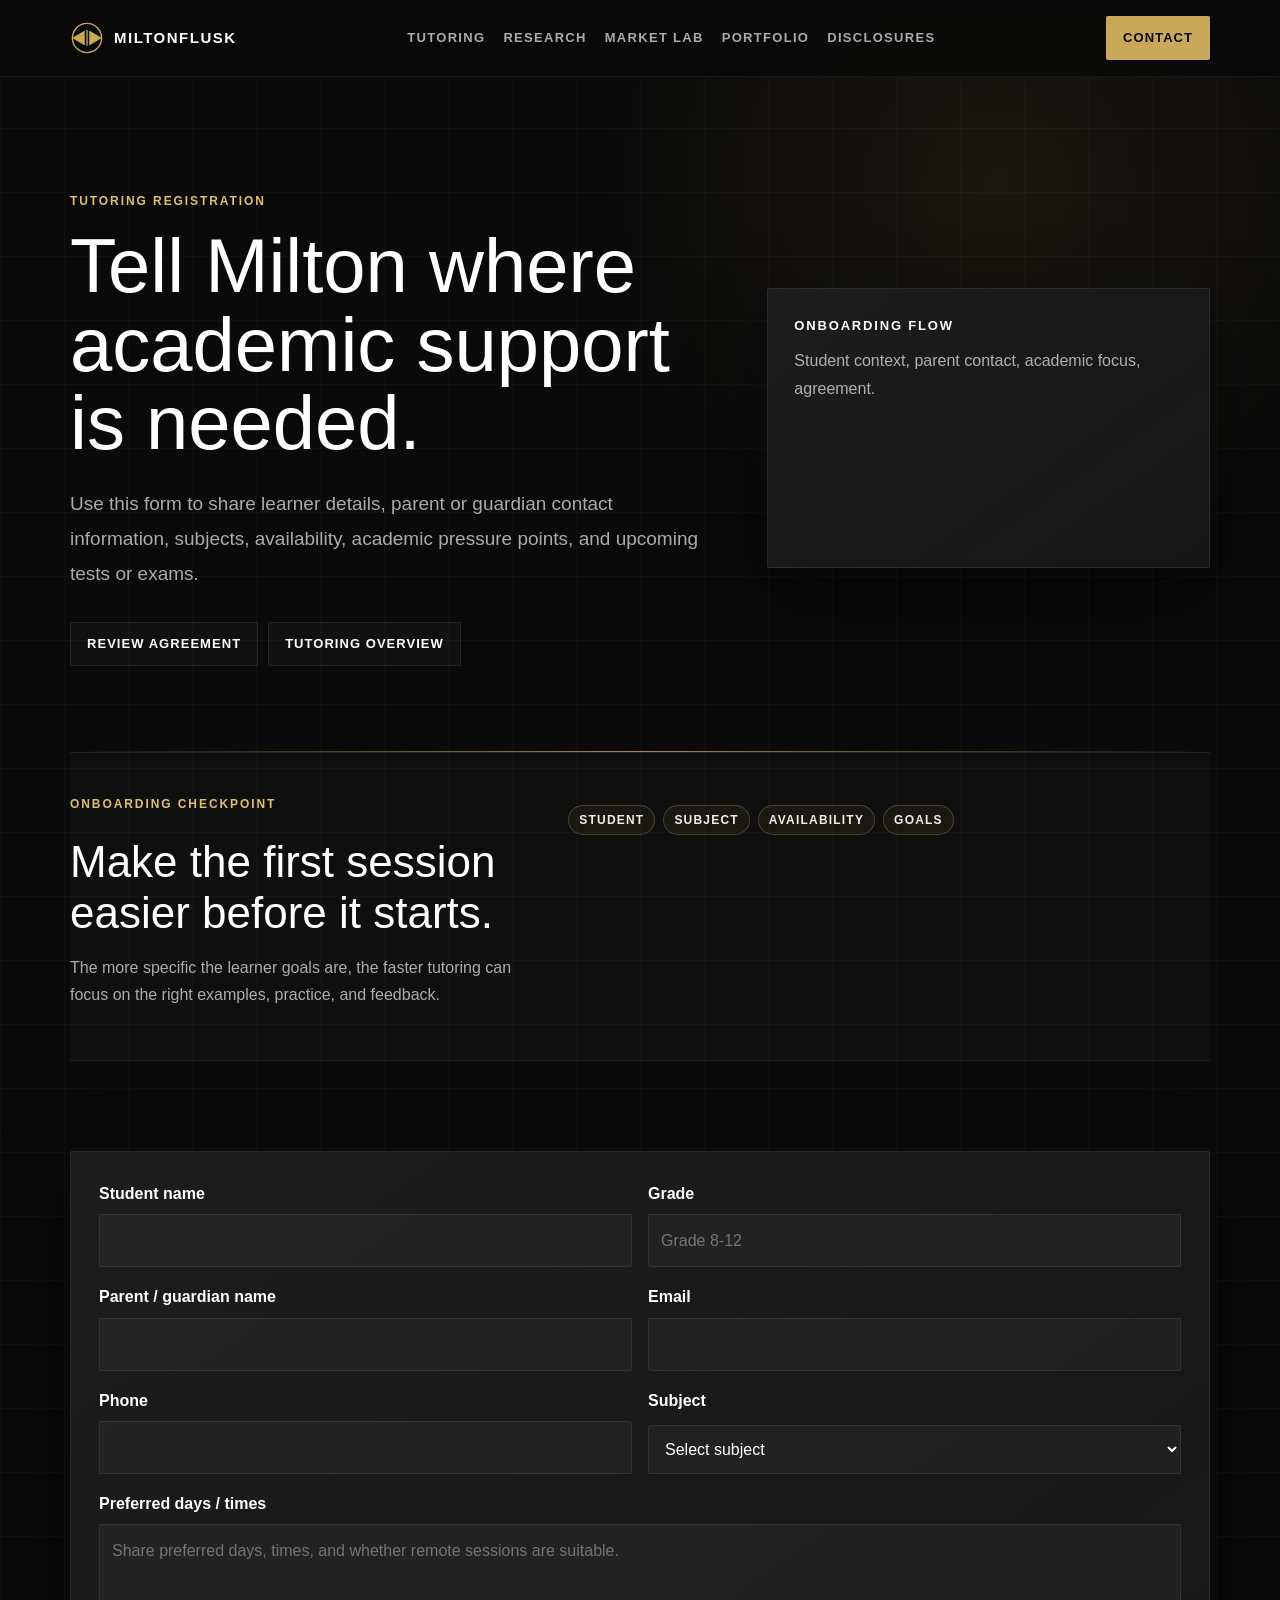
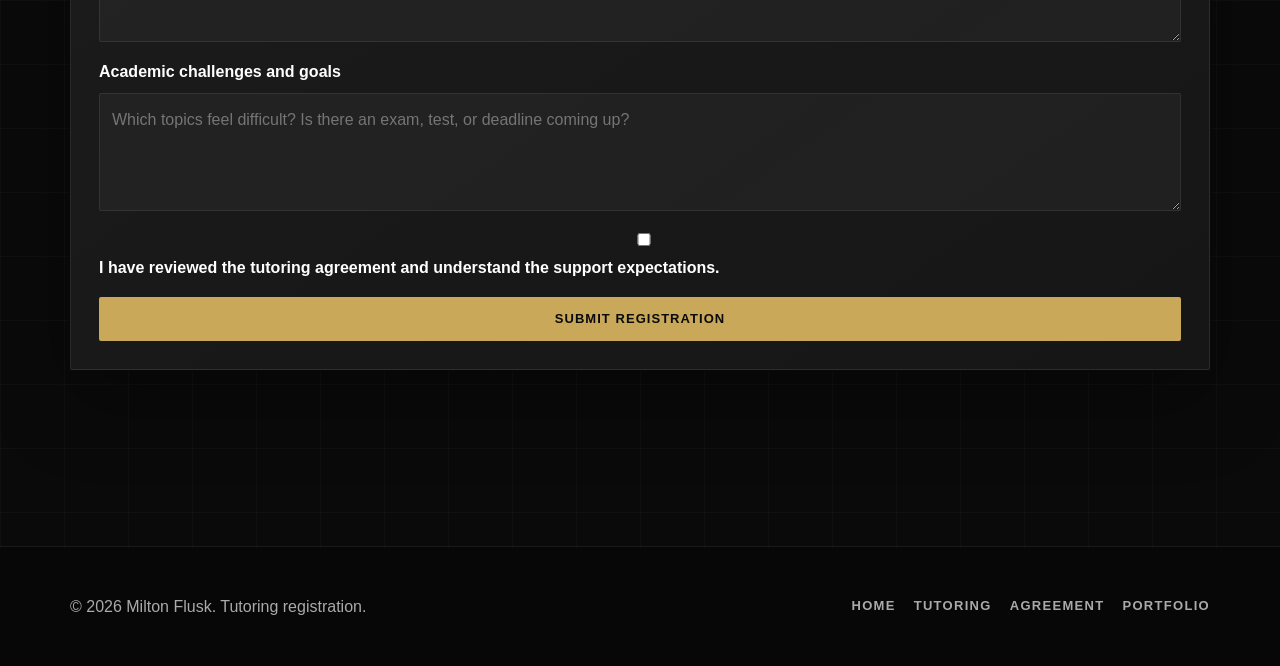
<file: tutoring-registration/index.html>
<!DOCTYPE html>
<html lang="en">

<head>
    <meta charset="UTF-8" />
    <meta name="viewport" content="width=device-width, initial-scale=1.0" />
    <title>Tutoring Registration | Milton Flusk</title>
    <meta name="description"
        content="Student registration form for Milton Flusk private tutoring, including learner details, parent contact details, subjects, goals, and availability." />
    <link rel="stylesheet" href="../css/style.css" />
</head>

<body data-current-path="Academic Support">
    <a class="skip-link" href="#main-content">Skip to main content</a>

    <header class="site-header">
        <div class="shell site-nav">
            <a class="brand" href="../index.html" aria-label="Milton Flusk home">
                <svg class="brand-mark" viewBox="0 0 100 100" aria-hidden="true" focusable="false">
                    <circle class="mark-ring" cx="50" cy="50" r="43"></circle>
                    <polygon class="mark-left" points="7,50 43,29 43,71"></polygon>
                    <polygon class="mark-right" points="93,50 57,29 57,71"></polygon>
                    <rect class="mark-line" x="49" y="27" width="2.5" height="46"></rect>
                </svg>
                <span>Milton<span>Flusk</span></span>
            </a>
            <nav class="nav-links" data-nav-links aria-label="Primary navigation">
                <a href="../tutoring/index.html">Tutoring</a>
                <a href="../research/index.html">Research</a>
                <a href="../market-lab/index.html">Market Lab</a>
                <a href="../portfolio/index.html">Portfolio</a>
                <a href="../disclosures/index.html">Disclosures</a>
            </nav>
            <a class="nav-cta" href="../index.html#contact">Contact</a>
            <button class="mobile-toggle" type="button" data-mobile-toggle aria-expanded="false"
                aria-label="Toggle navigation"><span></span><span></span><span></span></button>
        </div>
    </header>

    <main class="page-main" id="main-content">
        <section class="shell hero compact">
            <div class="hero-copy">
                <p class="eyebrow">Tutoring Registration</p>
                <h1>Tell Milton where academic support is needed.</h1>
                <p class="lead">
                    Use this form to share learner details, parent or guardian contact information, subjects,
                    availability, academic pressure points, and upcoming tests or exams.
                </p>
                <div class="actions">
                    <a class="btn-secondary" href="../tutoring-agreement/index.html">Review Agreement</a>
                    <a class="btn-secondary" href="../tutoring/index.html">Tutoring Overview</a>
                </div>
            </div>
            <div class="graphic-panel" aria-label="Registration progress summary">
                <div class="graphic-overlay">
                    <p class="graphic-title">Onboarding flow</p>
                    <p class="graphic-caption">Student context, parent contact, academic focus, agreement.</p>
                </div>
            </div>
        </section>

        <section class="shell section next-step-panel" aria-labelledby="registration-next-step">
            <div>
                <span class="tag">Onboarding checkpoint</span>
                <h2 id="registration-next-step">Make the first session easier before it starts.</h2>
                <p>
                    The more specific the learner goals are, the faster tutoring can focus on the right examples,
                    practice, and feedback.
                </p>
            </div>
            <div class="checkpoint-strip" aria-label="Registration checkpoints">
                <span class="step-chip">Student</span>
                <span class="step-chip">Subject</span>
                <span class="step-chip">Availability</span>
                <span class="step-chip">Goals</span>
            </div>
        </section>

        <section class="shell section">
            <form name="tutoring-registration" method="POST" data-netlify="true" class="panel form-grid">
                <input type="hidden" name="form-name" value="tutoring-registration" />

                <div class="field">
                    <label for="student-name">Student name</label>
                    <input id="student-name" name="student_name" type="text" autocomplete="name" required />
                </div>
                <div class="field">
                    <label for="grade">Grade</label>
                    <input id="grade" name="grade" type="text" placeholder="Grade 8-12" required />
                </div>
                <div class="field">
                    <label for="parent-name">Parent / guardian name</label>
                    <input id="parent-name" name="parent_name" type="text" required />
                </div>
                <div class="field">
                    <label for="email">Email</label>
                    <input id="email" name="email" type="email" autocomplete="email" required />
                </div>
                <div class="field">
                    <label for="phone">Phone</label>
                    <input id="phone" name="phone" type="tel" autocomplete="tel" />
                </div>
                <div class="field">
                    <label for="subject">Subject</label>
                    <select id="subject" name="subject" required>
                        <option value="">Select subject</option>
                        <option>Mathematics</option>
                        <option>Physical Sciences</option>
                        <option>Mathematics and Physical Sciences</option>
                    </select>
                </div>
                <div class="field full">
                    <label for="availability">Preferred days / times</label>
                    <textarea id="availability" name="availability"
                        placeholder="Share preferred days, times, and whether remote sessions are suitable."></textarea>
                </div>
                <div class="field full">
                    <label for="goals">Academic challenges and goals</label>
                    <textarea id="goals" name="goals"
                        placeholder="Which topics feel difficult? Is there an exam, test, or deadline coming up?"></textarea>
                </div>
                <div class="field full">
                    <label>
                        <input type="checkbox" name="agreement_acknowledged" required />
                        I have reviewed the tutoring agreement and understand the support expectations.
                    </label>
                </div>
                <div class="field full">
                    <button class="btn" type="submit">Submit Registration</button>
                </div>
            </form>
        </section>
    </main>

    <footer class="site-footer">
        <div class="shell footer-inner">
            <p>&copy; 2026 Milton Flusk. Tutoring registration.</p>
            <nav class="footer-links" aria-label="Footer navigation">
                <a href="../index.html">Home</a>
                <a href="../tutoring/index.html">Tutoring</a>
                <a href="../tutoring-agreement/index.html">Agreement</a>
                <a href="../portfolio/index.html">Portfolio</a>
            </nav>
        </div>
    </footer>

    <script src="../js/script.js"></script>
</body>

</html>
</file>
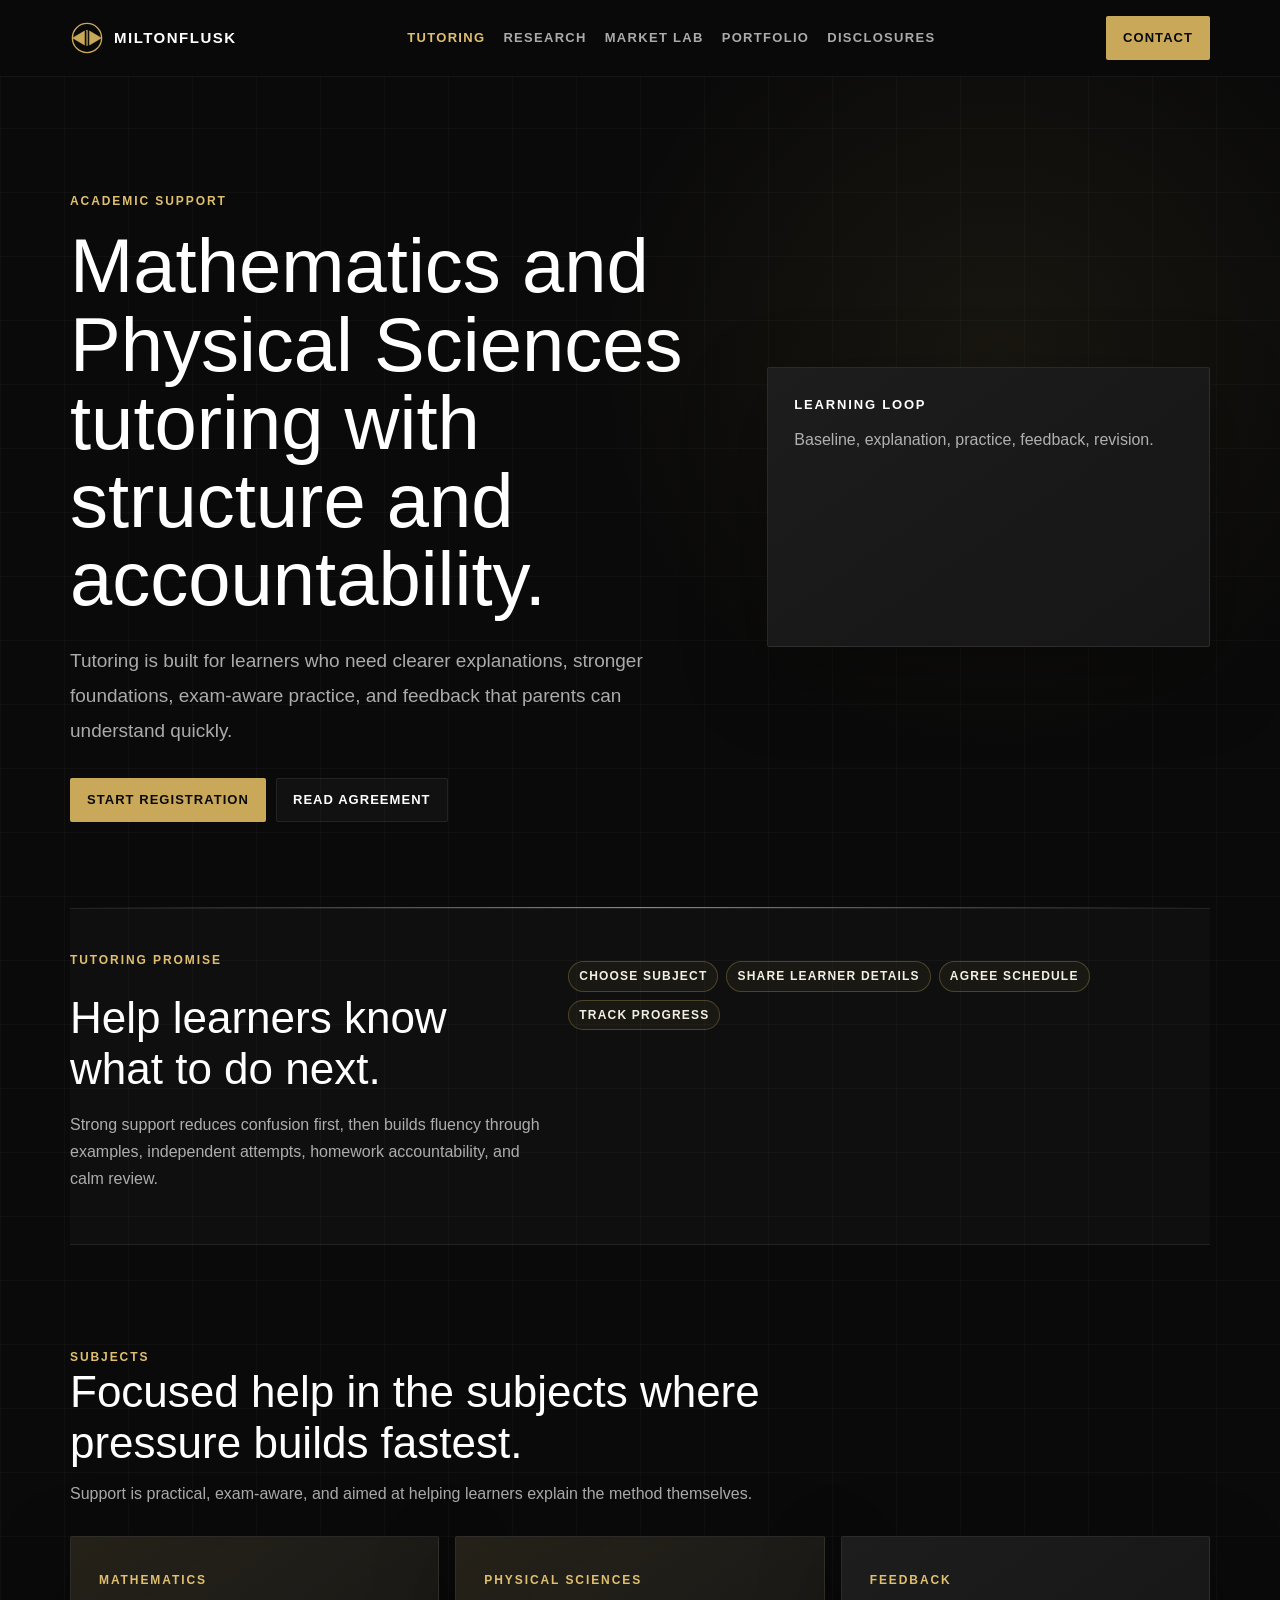
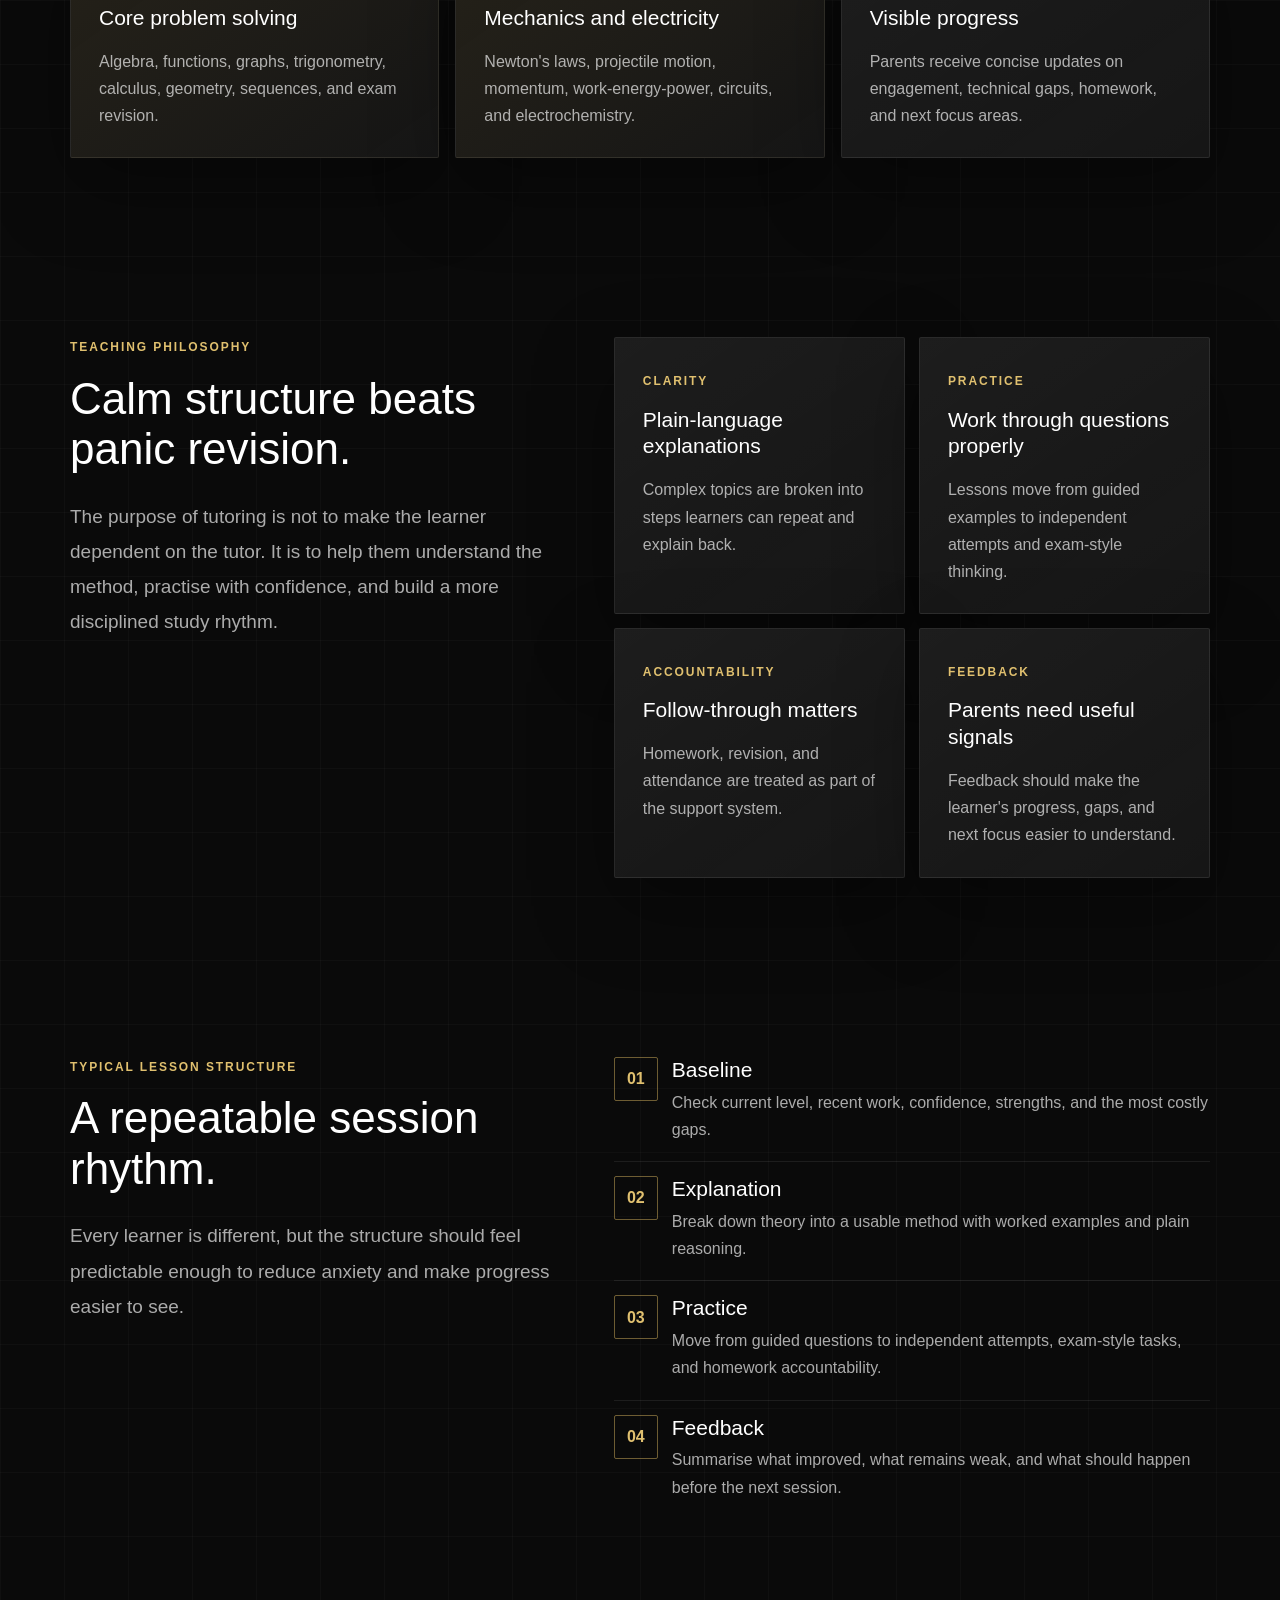
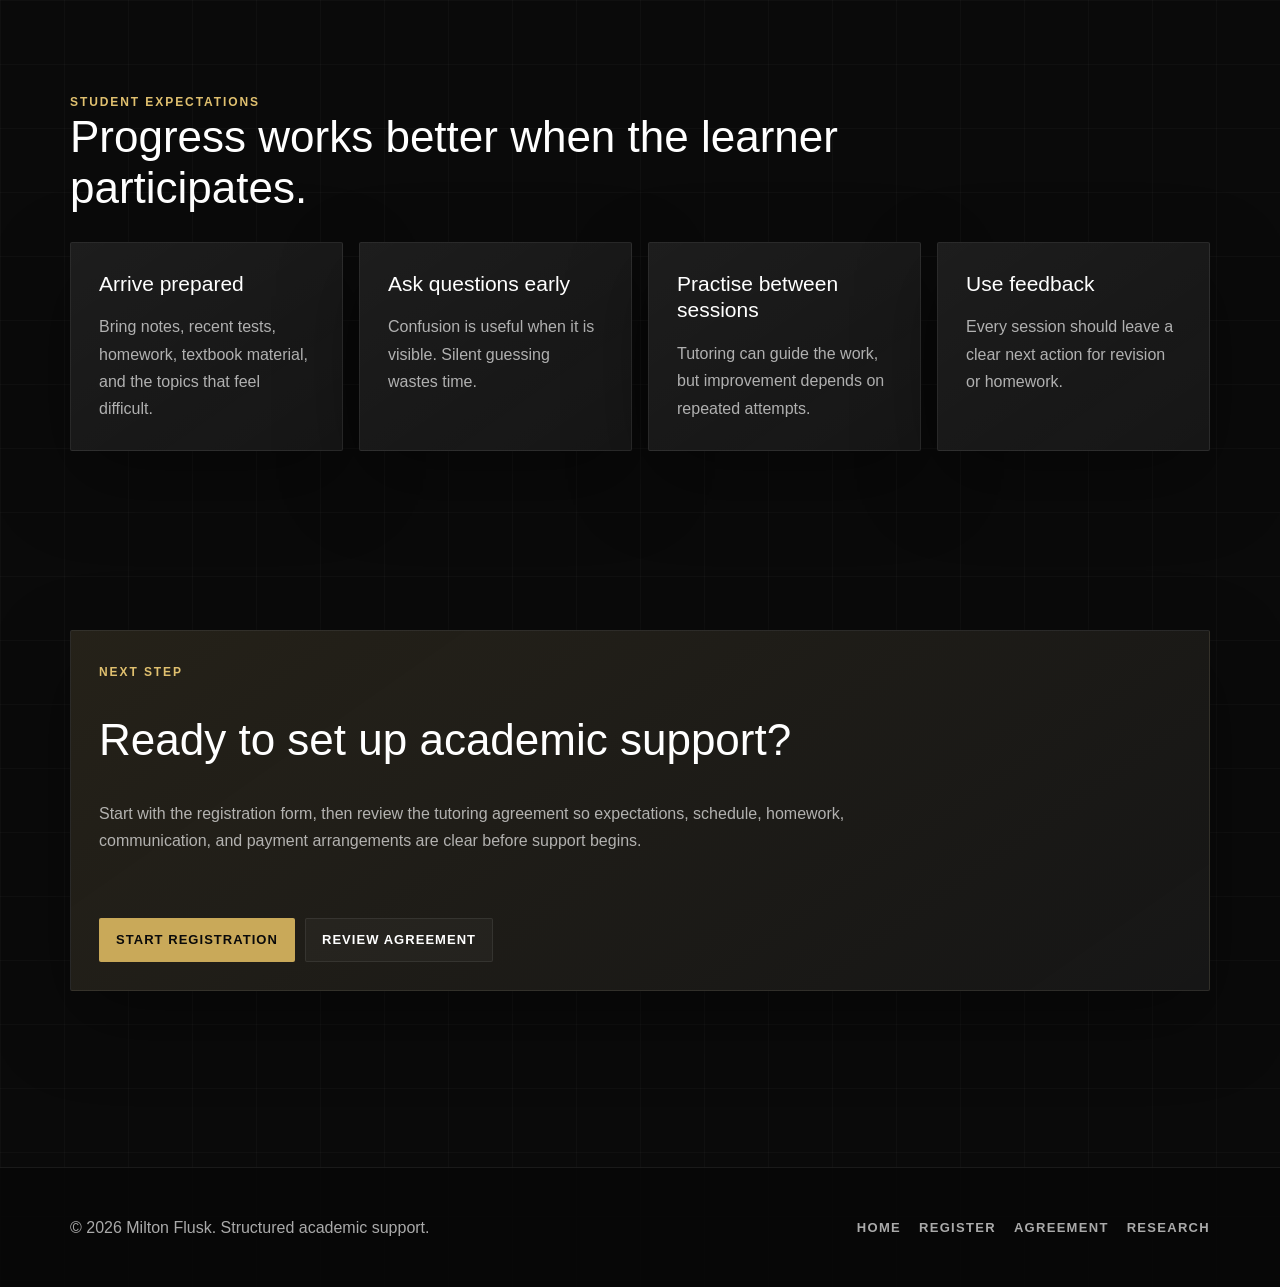
<file: tutoring/index.html>
<!DOCTYPE html>
<html lang="en">

<head>
    <meta charset="UTF-8" />
    <meta name="viewport" content="width=device-width, initial-scale=1.0" />
    <title>Private Tutoring | Milton Flusk</title>
    <meta name="description"
        content="Private Mathematics and Physical Sciences tutoring with structured support, practice, and progress feedback from Milton Flusk." />
    <link rel="stylesheet" href="../css/style.css" />
</head>

<body data-current-path="Academic Support">
    <a class="skip-link" href="#main-content">Skip to main content</a>

    <header class="site-header">
        <div class="shell site-nav">
            <a class="brand" href="../index.html" aria-label="Milton Flusk home">
                <svg class="brand-mark" viewBox="0 0 100 100" aria-hidden="true" focusable="false">
                    <circle class="mark-ring" cx="50" cy="50" r="43"></circle>
                    <polygon class="mark-left" points="7,50 43,29 43,71"></polygon>
                    <polygon class="mark-right" points="93,50 57,29 57,71"></polygon>
                    <rect class="mark-line" x="49" y="27" width="2.5" height="46"></rect>
                </svg>
                <span>Milton<span>Flusk</span></span>
            </a>
            <nav class="nav-links" data-nav-links aria-label="Primary navigation">
                <a href="../tutoring/index.html" aria-current="page">Tutoring</a>
                <a href="../research/index.html">Research</a>
                <a href="../market-lab/index.html">Market Lab</a>
                <a href="../portfolio/index.html">Portfolio</a>
                <a href="../disclosures/index.html">Disclosures</a>
            </nav>
            <a class="nav-cta" href="../index.html#contact">Contact</a>
            <button class="mobile-toggle" type="button" data-mobile-toggle aria-expanded="false"
                aria-label="Toggle navigation"><span></span><span></span><span></span></button>
        </div>
    </header>

    <main class="page-main" id="main-content">
        <section class="shell hero compact">
            <div class="hero-copy">
                <p class="eyebrow">Academic Support</p>
                <h1>Mathematics and Physical Sciences tutoring with structure and accountability.</h1>
                <p class="lead">
                    Tutoring is built for learners who need clearer explanations, stronger foundations, exam-aware
                    practice, and feedback that parents can understand quickly.
                </p>
                <div class="actions">
                    <a class="btn" href="../tutoring-registration/index.html">Start Registration</a>
                    <a class="btn-secondary" href="../tutoring-agreement/index.html">Read Agreement</a>
                </div>
            </div>
            <div class="graphic-panel" aria-label="Tutoring progress summary">
                <div class="graphic-overlay">
                    <p class="graphic-title">Learning loop</p>
                    <p class="graphic-caption">Baseline, explanation, practice, feedback, revision.</p>
                </div>
            </div>
        </section>

        <section class="shell section next-step-panel" aria-labelledby="tutoring-next-step">
            <div>
                <span class="tag">Tutoring promise</span>
                <h2 id="tutoring-next-step">Help learners know what to do next.</h2>
                <p>
                    Strong support reduces confusion first, then builds fluency through examples, independent attempts,
                    homework accountability, and calm review.
                </p>
            </div>
            <div class="checkpoint-strip" aria-label="Tutoring next steps">
                <span class="step-chip">Choose subject</span>
                <span class="step-chip">Share learner details</span>
                <span class="step-chip">Agree schedule</span>
                <span class="step-chip">Track progress</span>
            </div>
        </section>

        <section class="shell section">
            <div class="section-head">
                <div>
                    <p class="eyebrow">Subjects</p>
                    <h2>Focused help in the subjects where pressure builds fastest.</h2>
                </div>
                <p>Support is practical, exam-aware, and aimed at helping learners explain the method themselves.</p>
            </div>
            <div class="grid three">
                <article class="panel accent">
                    <span class="tag">Mathematics</span>
                    <h3>Core problem solving</h3>
                    <p>Algebra, functions, graphs, trigonometry, calculus, geometry, sequences, and exam revision.</p>
                </article>
                <article class="panel teal">
                    <span class="tag teal">Physical Sciences</span>
                    <h3>Mechanics and electricity</h3>
                    <p>Newton's laws, projectile motion, momentum, work-energy-power, circuits, and electrochemistry.</p>
                </article>
                <article class="panel">
                    <span class="tag green">Feedback</span>
                    <h3>Visible progress</h3>
                    <p>Parents receive concise updates on engagement, technical gaps, homework, and next focus areas.</p>
                </article>
            </div>
        </section>

        <section class="shell section split">
            <div>
                <p class="eyebrow">Teaching philosophy</p>
                <h2>Calm structure beats panic revision.</h2>
                <p class="lead">
                    The purpose of tutoring is not to make the learner dependent on the tutor. It is to help them
                    understand the method, practise with confidence, and build a more disciplined study rhythm.
                </p>
            </div>
            <div class="grid two compact-grid">
                <article class="panel">
                    <span class="tag">Clarity</span>
                    <h3>Plain-language explanations</h3>
                    <p>Complex topics are broken into steps learners can repeat and explain back.</p>
                </article>
                <article class="panel">
                    <span class="tag">Practice</span>
                    <h3>Work through questions properly</h3>
                    <p>Lessons move from guided examples to independent attempts and exam-style thinking.</p>
                </article>
                <article class="panel">
                    <span class="tag">Accountability</span>
                    <h3>Follow-through matters</h3>
                    <p>Homework, revision, and attendance are treated as part of the support system.</p>
                </article>
                <article class="panel">
                    <span class="tag">Feedback</span>
                    <h3>Parents need useful signals</h3>
                    <p>Feedback should make the learner's progress, gaps, and next focus easier to understand.</p>
                </article>
            </div>
        </section>

        <section class="shell section split">
            <div>
                <p class="eyebrow">Typical lesson structure</p>
                <h2>A repeatable session rhythm.</h2>
                <p class="lead">
                    Every learner is different, but the structure should feel predictable enough to reduce anxiety and
                    make progress easier to see.
                </p>
            </div>
            <div class="feature-list">
                <div class="feature-row">
                    <div class="feature-index">01</div>
                    <div>
                        <h3>Baseline</h3>
                        <p>Check current level, recent work, confidence, strengths, and the most costly gaps.</p>
                    </div>
                </div>
                <div class="feature-row">
                    <div class="feature-index">02</div>
                    <div>
                        <h3>Explanation</h3>
                        <p>Break down theory into a usable method with worked examples and plain reasoning.</p>
                    </div>
                </div>
                <div class="feature-row">
                    <div class="feature-index">03</div>
                    <div>
                        <h3>Practice</h3>
                        <p>Move from guided questions to independent attempts, exam-style tasks, and homework accountability.</p>
                    </div>
                </div>
                <div class="feature-row">
                    <div class="feature-index">04</div>
                    <div>
                        <h3>Feedback</h3>
                        <p>Summarise what improved, what remains weak, and what should happen before the next session.</p>
                    </div>
                </div>
            </div>
        </section>

        <section class="shell section">
            <div class="section-head">
                <p class="eyebrow">Student expectations</p>
                <h2>Progress works better when the learner participates.</h2>
            </div>
            <div class="grid four">
                <article class="panel">
                    <h3>Arrive prepared</h3>
                    <p>Bring notes, recent tests, homework, textbook material, and the topics that feel difficult.</p>
                </article>
                <article class="panel">
                    <h3>Ask questions early</h3>
                    <p>Confusion is useful when it is visible. Silent guessing wastes time.</p>
                </article>
                <article class="panel">
                    <h3>Practise between sessions</h3>
                    <p>Tutoring can guide the work, but improvement depends on repeated attempts.</p>
                </article>
                <article class="panel">
                    <h3>Use feedback</h3>
                    <p>Every session should leave a clear next action for revision or homework.</p>
                </article>
            </div>
        </section>

        <section class="shell section">
            <div class="panel accent callout-panel">
                <span class="tag">Next step</span>
                <h2>Ready to set up academic support?</h2>
                <p>
                    Start with the registration form, then review the tutoring agreement so expectations, schedule,
                    homework, communication, and payment arrangements are clear before support begins.
                </p>
                <div class="actions">
                    <a class="btn" href="../tutoring-registration/index.html">Start Registration</a>
                    <a class="btn-secondary" href="../tutoring-agreement/index.html">Review Agreement</a>
                </div>
            </div>
        </section>
    </main>

    <footer class="site-footer">
        <div class="shell footer-inner">
            <p>&copy; 2026 Milton Flusk. Structured academic support.</p>
            <nav class="footer-links" aria-label="Footer navigation">
                <a href="../index.html">Home</a>
                <a href="../tutoring-registration/index.html">Register</a>
                <a href="../tutoring-agreement/index.html">Agreement</a>
                <a href="../research/index.html">Research</a>
            </nav>
        </div>
    </footer>

    <script src="../js/script.js"></script>
</body>

</html>
</file>
<file: css/style.css>
/* Milton Flusk Website - Static Premium Design System */

:root {
    --bg: #0a0a0a;
    --bg-deep: #080808;
    --surface: #111111;
    --surface-2: #151515;
    --surface-soft: rgba(255, 255, 255, 0.035);
    --surface-gold: rgba(201, 169, 89, 0.10);
    --border: rgba(255, 255, 255, 0.08);
    --border-soft: rgba(255, 255, 255, 0.05);
    --border-strong: rgba(201, 169, 89, 0.52);
    --text: #ffffff;
    --muted: rgba(255, 255, 255, 0.66);
    --subtle: rgba(255, 255, 255, 0.44);
    --gold: #c9a959;
    --gold-soft: #e0c06f;
    --danger: #ff8b86;
    --radius: 2px;
    --shadow: 0 28px 80px rgba(0, 0, 0, 0.35);
    --content: 1140px;
    --section: clamp(56px, 7vw, 96px);

    /* Compatibility aliases for existing HTML/CSS class names. */
    --black: var(--bg);
    --charcoal: var(--bg-deep);
    --steel: var(--surface);
    --steel-2: var(--surface-2);
    --panel: rgba(17, 17, 17, 0.94);
    --panel-soft: var(--surface-soft);
    --line: var(--border);
    --line-strong: var(--border-strong);
    --soft: var(--subtle);
    --blue: var(--gold);
    --blue-2: var(--gold-soft);
    --silver: #f4efe4;
    --red: var(--danger);
}

* {
    box-sizing: border-box;
}

html {
    scroll-behavior: smooth;
}

body {
    margin: 0;
    min-height: 100vh;
    background:
        linear-gradient(rgba(255, 255, 255, 0.022) 1px, transparent 1px),
        linear-gradient(90deg, rgba(255, 255, 255, 0.022) 1px, transparent 1px),
        radial-gradient(circle at 78% 8%, rgba(201, 169, 89, 0.08), transparent 25rem),
        var(--bg);
    background-size: 64px 64px, 64px 64px, auto, auto;
    color: var(--text);
    font-family: Inter, "DM Sans", Arial, sans-serif;
    line-height: 1.7;
    overflow-x: hidden;
    text-rendering: optimizeLegibility;
}

::selection {
    background: var(--gold);
    color: var(--bg);
}

:focus-visible {
    outline: 3px solid var(--gold-soft);
    outline-offset: 3px;
}

a {
    color: inherit;
    transition: color 180ms ease, border-color 180ms ease, background 180ms ease, transform 180ms ease;
}

button,
input,
textarea,
select {
    font: inherit;
}

img,
canvas {
    max-width: 100%;
}

.shell {
    width: min(var(--content), calc(100% - 40px));
    margin: 0 auto;
}

.skip-link {
    position: fixed;
    left: 16px;
    top: 16px;
    z-index: 120;
    transform: translateY(-160%);
    border: 1px solid var(--border-strong);
    border-radius: var(--radius);
    background: var(--gold);
    color: var(--bg);
    padding: 10px 14px;
    text-decoration: none;
    font-weight: 850;
}

.skip-link:focus {
    transform: translateY(0);
}

.site-header {
    position: sticky;
    top: 0;
    z-index: 80;
    border-bottom: 1px solid var(--border-soft);
    background: rgba(10, 10, 10, 0.94);
    backdrop-filter: blur(16px);
}

.site-nav {
    min-height: 76px;
    display: flex;
    align-items: center;
    justify-content: space-between;
    flex-wrap: wrap;
    gap: 22px;
}

.brand {
    display: inline-flex;
    align-items: center;
    gap: 10px;
    color: var(--text);
    font-size: 15px;
    font-weight: 600;
    letter-spacing: 0.10em;
    text-decoration: none;
    text-transform: uppercase;
    white-space: nowrap;
}

.brand-mark {
    width: 34px;
    height: 34px;
    flex: 0 0 34px;
}

.brand-mark .mark-ring {
    fill: transparent;
    stroke: var(--gold);
    stroke-width: 4;
}

.brand-mark .mark-left,
.brand-mark .mark-right,
.brand-mark .mark-line {
    fill: var(--gold);
    stroke: var(--gold);
}

.brand span span {
    color: var(--text);
}

.nav-links,
.footer-links {
    display: flex;
    align-items: center;
    justify-content: flex-end;
    gap: 18px;
    flex-wrap: wrap;
}

.nav-links a,
.footer-links a {
    color: var(--muted);
    font-size: 13px;
    font-weight: 700;
    letter-spacing: 0.10em;
    text-decoration: none;
    text-transform: uppercase;
}

.nav-links a:hover,
.nav-links a[aria-current="page"],
.footer-links a:hover {
    color: var(--gold-soft);
}

.nav-cta,
.btn,
.btn-secondary,
.btn-danger {
    min-height: 44px;
    display: inline-flex;
    align-items: center;
    justify-content: center;
    border: 1px solid transparent;
    border-radius: var(--radius);
    padding: 10px 16px;
    font-size: 13px;
    font-weight: 850;
    letter-spacing: 0.08em;
    text-align: center;
    text-decoration: none;
    text-transform: uppercase;
    cursor: pointer;
}

.nav-cta,
.btn {
    border-color: rgba(201, 169, 89, 0.68);
    background: var(--gold);
    color: var(--bg);
}

.nav-cta:hover,
.btn:hover {
    transform: translateY(-1px);
    background: var(--gold-soft);
}

.btn-secondary {
    border-color: var(--border);
    background: rgba(255, 255, 255, 0.03);
    color: var(--text);
}

.btn-secondary:hover {
    border-color: var(--border-strong);
    color: var(--gold-soft);
    transform: translateY(-1px);
}

.btn-danger {
    border-color: rgba(255, 139, 134, 0.42);
    background: rgba(255, 139, 134, 0.08);
    color: #ffdfdc;
}

.mobile-toggle {
    display: none;
    width: 44px;
    height: 44px;
    border: 1px solid var(--border);
    border-radius: var(--radius);
    background: rgba(255, 255, 255, 0.04);
    color: var(--text);
    cursor: pointer;
}

.mobile-toggle span {
    display: block;
    width: 18px;
    height: 2px;
    margin: 5px auto;
    background: currentColor;
}

.page-main {
    padding: 28px 0 86px;
}

.hero {
    position: relative;
    display: grid;
    grid-template-columns: minmax(0, 1.04fr) minmax(300px, 0.72fr);
    gap: clamp(28px, 5vw, 58px);
    align-items: center;
    min-height: 530px;
    padding: clamp(46px, 7vw, 86px) 0;
}

.hero::after {
    content: "";
    position: absolute;
    left: 0;
    right: 0;
    bottom: 0;
    height: 1px;
    background: linear-gradient(90deg, transparent, rgba(201, 169, 89, 0.8), transparent);
}

.hero.compact {
    min-height: 410px;
}

.brand-hero {
    min-height: 640px;
}

.hero-copy {
    min-width: 0;
}

.hero-copy:only-child {
    grid-column: 1 / -1;
}

.eyebrow,
.tag,
.step-chip,
.level-tag,
.data-table th,
.timeline-item time,
.journey-item time {
    color: var(--gold-soft);
    font-size: 12px;
    font-weight: 850;
    letter-spacing: 0.16em;
    text-transform: uppercase;
}

.eyebrow {
    margin: 0 0 16px;
}

h1,
h2,
h3,
h4,
p {
    overflow-wrap: anywhere;
}

h1,
h2,
h3,
h4 {
    color: var(--text);
    font-weight: 300;
    letter-spacing: 0;
}

h1 {
    max-width: 900px;
    margin: 0;
    font-size: clamp(42px, 7vw, 76px);
    line-height: 1.03;
}

h2 {
    margin: 0;
    font-size: clamp(29px, 4vw, 44px);
    line-height: 1.15;
}

h3 {
    margin: 0;
    font-size: 21px;
    line-height: 1.28;
}

h4 {
    margin: 0;
    font-size: 18px;
    line-height: 1.35;
}

p {
    color: var(--muted);
}

.lead {
    max-width: 760px;
    margin: 24px 0 0;
    color: var(--muted);
    font-size: clamp(16px, 2vw, 19px);
    line-height: 1.85;
}

.actions {
    display: flex;
    flex-wrap: wrap;
    gap: 10px;
    margin-top: 30px;
}

.hero-points {
    display: flex;
    flex-wrap: wrap;
    gap: 10px 18px;
    margin-top: 32px;
}

.hero-points span {
    border-bottom: 1px solid var(--border-strong);
    color: var(--subtle);
    font-size: 12px;
    font-weight: 700;
    letter-spacing: 0.12em;
    padding-bottom: 8px;
    text-transform: uppercase;
}

.graphic-panel,
.performance-panel,
.panel {
    position: relative;
    border: 1px solid var(--border);
    border-radius: var(--radius);
    background:
        linear-gradient(145deg, rgba(255, 255, 255, 0.052), rgba(255, 255, 255, 0.018)),
        var(--surface);
    box-shadow: var(--shadow);
    overflow: hidden;
}

.graphic-panel,
.performance-panel {
    min-height: 280px;
    padding: 26px;
}

.panel {
    padding: clamp(20px, 3vw, 28px);
}

.panel:hover {
    border-color: var(--border-strong);
}

.panel.accent,
.panel.teal,
.panel.red {
    background:
        linear-gradient(145deg, rgba(201, 169, 89, 0.11), rgba(255, 255, 255, 0.02)),
        var(--surface);
}

.panel.red {
    border-color: rgba(255, 139, 134, 0.22);
}

.panel p:last-child,
.panel ul:last-child,
.panel ol:last-child {
    margin-bottom: 0;
}

.panel ul,
.panel ol {
    padding-left: 20px;
}

.graphic-overlay {
    display: grid;
    gap: 10px;
}

.graphic-title {
    margin: 0;
    color: var(--text);
    font-size: 13px;
    font-weight: 850;
    letter-spacing: 0.14em;
    text-transform: uppercase;
}

.graphic-caption {
    margin: 0;
    color: var(--muted);
}

.graphic-panel canvas {
    display: none;
}

.service-snapshot h2 {
    max-width: 380px;
}

.spec-grid {
    display: grid;
    gap: 14px;
    margin-top: 24px;
}

.spec-row {
    display: grid;
    grid-template-columns: 108px minmax(0, 1fr);
    gap: 14px;
    border-bottom: 1px solid var(--border);
    padding-bottom: 12px;
}

.spec-row span:first-child {
    color: var(--gold-soft);
    font-size: 12px;
    font-weight: 850;
    letter-spacing: 0.12em;
    text-transform: uppercase;
}

.spec-row span:last-child {
    color: #f4efe4;
}

.section {
    padding: var(--section) 0;
}

.intro-band,
.mission-panel,
.next-step-panel {
    border-top: 1px solid var(--border);
    border-bottom: 1px solid var(--border);
    background: rgba(255, 255, 255, 0.018);
}

.mission-panel,
.next-step-panel {
    display: grid;
    grid-template-columns: minmax(0, 0.85fr) minmax(0, 1.15fr);
    gap: 24px;
    align-items: start;
    padding: 36px 0;
}

.mission-panel h2,
.next-step-panel h2 {
    margin-top: 8px;
}

.identity-strip,
.case-study-grid {
    display: grid;
    gap: 1px;
    border: 1px solid var(--border);
    background: var(--border);
}

.identity-strip {
    grid-template-columns: repeat(4, minmax(0, 1fr));
}

.identity-strip span,
.case-study-grid article {
    background: rgba(8, 8, 8, 0.94);
}

.identity-strip span {
    min-height: 98px;
    display: flex;
    align-items: center;
    color: #f4efe4;
    font-size: 14px;
    font-weight: 700;
    padding: 20px;
}

.path-card,
.package-card,
.callout-panel,
.case-study {
    display: grid;
    align-content: start;
    gap: 18px;
}

.path-topline {
    display: flex;
    align-items: center;
    justify-content: space-between;
    gap: 10px;
    flex-wrap: wrap;
}

.tag {
    display: inline-flex;
    align-items: center;
    min-height: 26px;
    margin-bottom: 12px;
}

.tag.teal,
.tag.green,
.tag.red {
    color: var(--gold-soft);
    background: transparent;
}

.level-tag,
.step-chip {
    display: inline-flex;
    align-items: center;
    min-height: 28px;
    border: 1px solid rgba(201, 169, 89, 0.30);
    border-radius: 999px;
    padding: 4px 10px;
    color: #f4efe4;
    background: rgba(201, 169, 89, 0.06);
    font-size: 12px;
    letter-spacing: 0.10em;
}

.checkpoint-strip {
    display: flex;
    gap: 8px;
    flex-wrap: wrap;
    margin-top: 16px;
}

.checkpoint-strip + .btn,
.checkpoint-strip + .btn-secondary {
    margin-top: 16px;
}

.section-head {
    max-width: 840px;
    margin-bottom: 28px;
}

.section-head p {
    max-width: 700px;
    margin: 12px 0 0;
}

.grid {
    display: grid;
    gap: 16px;
}

.grid.two {
    grid-template-columns: repeat(2, minmax(0, 1fr));
}

.grid.three {
    grid-template-columns: repeat(3, minmax(0, 1fr));
}

.grid.four {
    grid-template-columns: repeat(4, minmax(0, 1fr));
}

.grid.five {
    grid-template-columns: repeat(auto-fit, minmax(180px, 1fr));
}

.compact-grid {
    gap: 14px;
}

.split {
    display: grid;
    grid-template-columns: minmax(0, 0.9fr) minmax(0, 1.1fr);
    gap: clamp(32px, 5vw, 56px);
    align-items: start;
}

.focus-grid,
.trait-grid,
.journey-grid {
    display: grid;
    gap: 14px;
}

.focus-grid {
    grid-template-columns: repeat(2, minmax(0, 1fr));
}

.focus-grid span {
    border: 1px solid var(--border);
    background: var(--surface-soft);
    color: #f4efe4;
    font-weight: 750;
    padding: 14px 16px;
}

.trait-grid,
.journey-grid {
    grid-template-columns: repeat(2, minmax(0, 1fr));
}

.journey-column {
    border: 1px solid var(--border);
    border-radius: var(--radius);
    background: var(--surface);
    padding: 22px;
}

.journey-column > h3 {
    margin-bottom: 18px;
    color: var(--gold-soft);
    font-size: 16px;
    text-transform: uppercase;
}

.journey-list {
    display: grid;
    gap: 18px;
}

.journey-item {
    border-left: 2px solid var(--border-strong);
    padding-left: 16px;
}

.journey-item p {
    margin: 6px 0 0;
}

.language-list {
    display: grid;
    gap: 14px;
    margin-top: 22px;
}

.language-row {
    display: grid;
    grid-template-columns: 120px minmax(0, 1fr);
    gap: 14px;
    align-items: center;
    color: #f4efe4;
    font-weight: 800;
}

.language-meter {
    height: 6px;
    border-radius: 999px;
    background: rgba(255, 255, 255, 0.08);
    overflow: hidden;
}

.language-meter span {
    display: block;
    height: 100%;
    border-radius: inherit;
    background: linear-gradient(90deg, var(--gold), var(--gold-soft));
}

.contact-list {
    display: flex;
    flex-wrap: wrap;
    gap: 10px;
    margin-top: 24px;
}

.contact-list a {
    border: 1px solid var(--border);
    border-radius: var(--radius);
    background: var(--surface-soft);
    color: var(--text);
    padding: 9px 12px;
    text-decoration: none;
    font-weight: 800;
}

.contact-list a:hover {
    border-color: var(--border-strong);
    color: var(--gold-soft);
}

.feature-list {
    display: grid;
    gap: 14px;
}

.feature-row {
    display: grid;
    grid-template-columns: 44px minmax(0, 1fr);
    gap: 14px;
    align-items: start;
    border-bottom: 1px solid var(--border);
    padding-bottom: 18px;
}

.feature-row:last-child {
    border-bottom: 0;
    padding-bottom: 0;
}

.feature-index {
    display: grid;
    place-items: center;
    width: 44px;
    height: 44px;
    border: 1px solid var(--border-strong);
    border-radius: var(--radius);
    color: var(--gold-soft);
    font-weight: 900;
}

.feature-row p {
    margin: 5px 0 0;
}

.package-card .btn-secondary {
    margin-top: 4px;
    width: fit-content;
}

.service-list {
    display: grid;
    gap: 9px;
    margin: 4px 0 0;
    padding-left: 18px;
}

.service-list li::marker {
    color: var(--gold-soft);
}

.case-study-head {
    max-width: 800px;
}

.case-study-grid {
    grid-template-columns: repeat(5, minmax(0, 1fr));
}

.case-study-grid article {
    padding: 18px;
}

.case-study-grid h3 {
    margin-bottom: 8px;
    color: var(--gold-soft);
    font-size: 17px;
}

.case-study-grid p {
    margin: 0;
    font-size: 14px;
}

.callout-panel p {
    max-width: 760px;
}

.table-panel {
    overflow-x: auto;
}

.data-table {
    width: 100%;
    min-width: 640px;
    border-collapse: collapse;
}

.data-table th,
.data-table td {
    padding: 14px;
    border-bottom: 1px solid var(--border);
    text-align: left;
    vertical-align: top;
}

.timeline {
    display: grid;
    gap: 14px;
}

.timeline-item {
    display: grid;
    grid-template-columns: 92px minmax(0, 1fr);
    gap: 16px;
    border-bottom: 1px solid var(--border);
    padding-bottom: 18px;
}

.timeline-item:last-child {
    border-bottom: 0;
    padding-bottom: 0;
}

.form-grid {
    display: grid;
    grid-template-columns: repeat(2, minmax(0, 1fr));
    gap: 16px;
}

.field {
    display: grid;
    gap: 7px;
}

.field.full {
    grid-column: 1 / -1;
}

.field label {
    color: var(--text);
    font-weight: 800;
}

.field input,
.field select,
.field textarea {
    width: 100%;
    border: 1px solid var(--border);
    border-radius: var(--radius);
    background: rgba(255, 255, 255, 0.04);
    color: var(--text);
    padding: 12px;
    outline: none;
}

.field textarea {
    min-height: 118px;
    resize: vertical;
}

.field input:focus,
.field select:focus,
.field textarea:focus {
    border-color: var(--gold);
    box-shadow: 0 0 0 3px rgba(201, 169, 89, 0.16);
}

.notice {
    border-left: 3px solid var(--danger);
    border-radius: var(--radius);
    background: rgba(255, 139, 134, 0.08);
    color: #ffe0dc;
    padding: 18px;
}

.comfort-note {
    border: 1px solid var(--border);
    border-radius: var(--radius);
    background: var(--surface-soft);
    color: var(--muted);
    padding: 18px;
}

.site-footer {
    border-top: 1px solid var(--border);
    background: rgba(8, 8, 8, 0.96);
    padding: 30px 0;
    color: var(--subtle);
}

.footer-inner {
    display: flex;
    align-items: center;
    justify-content: space-between;
    gap: 18px;
    flex-wrap: wrap;
}

.fade-in,
.fade-in.show {
    opacity: 1;
    transform: none;
    transition: none;
}

@media (max-width: 1080px) {
    .grid.four {
        grid-template-columns: repeat(2, minmax(0, 1fr));
    }
}

@media (max-width: 980px) {
    .site-nav {
        min-height: 66px;
        align-items: flex-start;
        padding: 14px 0;
    }

    .mobile-toggle {
        display: inline-block;
        margin-left: auto;
    }

    .nav-cta {
        display: none;
    }

    .nav-links {
        width: 100%;
        flex-basis: 100%;
        justify-content: flex-start;
        gap: 0;
        border: 1px solid var(--border);
        border-radius: var(--radius);
        background: rgba(10, 10, 10, 0.98);
        padding: 8px;
    }

    .nav-links a {
        width: 100%;
        padding: 11px 10px;
    }

    .js-enabled .nav-links {
        position: absolute;
        left: 20px;
        right: 20px;
        top: 76px;
        width: auto;
        display: none;
        align-items: stretch;
        flex-direction: column;
    }

    .js-enabled .nav-links.open {
        display: flex;
    }

    .hero,
    .hero.compact,
    .brand-hero,
    .mission-panel,
    .next-step-panel,
    .split,
    .journey-grid,
    .identity-strip,
    .case-study-grid,
    .grid.two,
    .grid.three,
    .grid.four,
    .grid.five {
        grid-template-columns: 1fr;
    }

    .hero {
        min-height: auto;
        gap: 28px;
        padding: 44px 0;
    }

    .graphic-panel,
    .performance-panel {
        min-height: 220px;
    }
}

@media (max-width: 640px) {
    .shell {
        width: min(100% - 28px, var(--content));
    }

    .page-main {
        padding-top: 18px;
    }

    .form-grid,
    .timeline-item,
    .spec-row,
    .focus-grid,
    .trait-grid,
    .language-row {
        grid-template-columns: 1fr;
    }

    .panel,
    .graphic-panel,
    .performance-panel {
        padding: 18px;
    }

    .btn,
    .btn-secondary,
    .btn-danger {
        width: 100%;
    }
}

@media (prefers-reduced-motion: reduce) {
    html {
        scroll-behavior: auto;
    }

    a,
    button {
        transition: none;
    }
}
</file>
